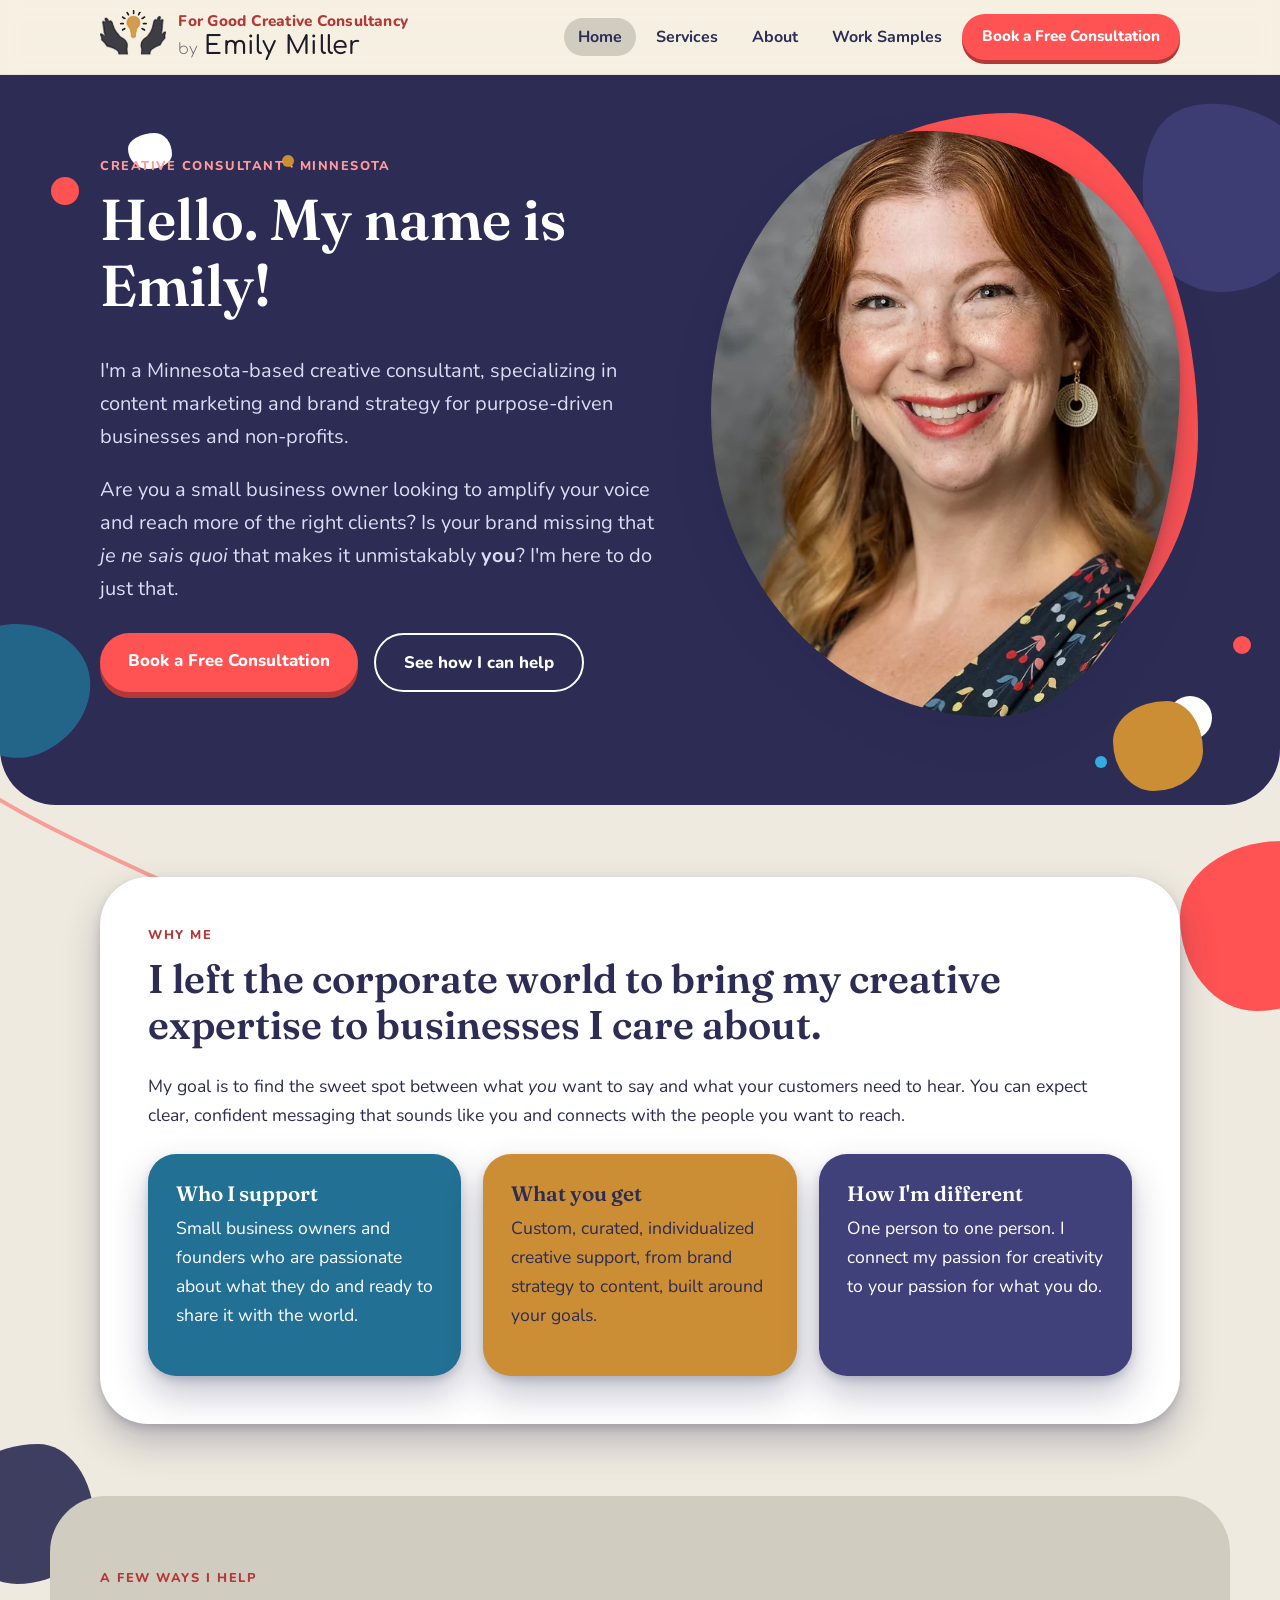
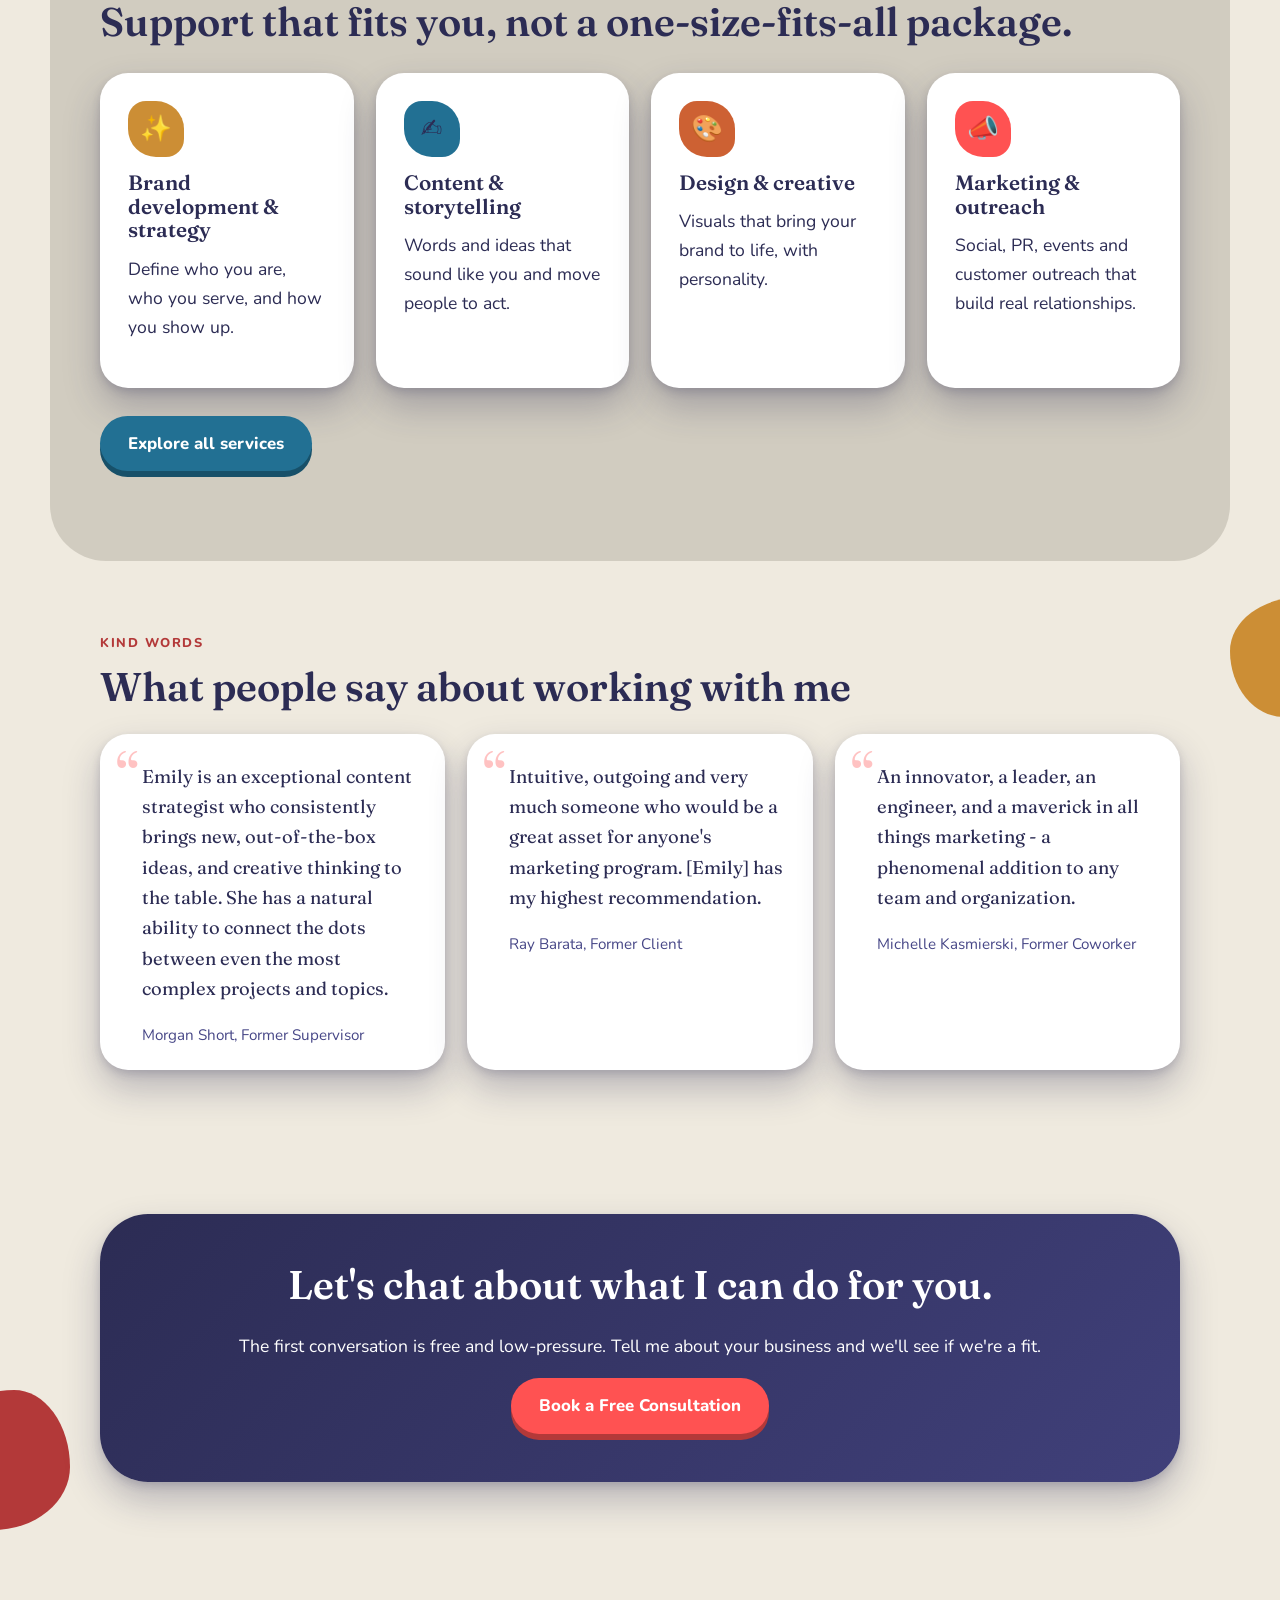
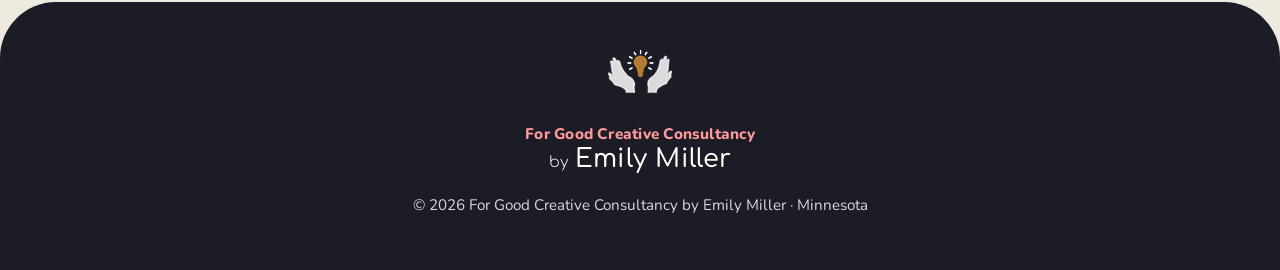
<file: index.html>
<!doctype html>
<html lang="en">
<head>
<meta charset="utf-8">
<meta name="viewport" content="width=device-width, initial-scale=1">
<title>For Good Creative Consultancy | Minnesota Creative Consultant</title>
<meta name="description" content="Minnesota-based creative consultant Emily Miller helps small businesses amplify their voice with brand strategy and content marketing. Book a free consultation.">
<link rel="canonical" href="https://emilyforgood.com/">
<meta name="robots" content="index, follow, max-image-preview:large">
<meta name="theme-color" content="#2c2c54">
<meta property="og:type" content="website">
<meta property="og:site_name" content="For Good Creative Consultancy">
<meta property="og:title" content="For Good Creative Consultancy | Minnesota Creative Consultant">
<meta property="og:description" content="Minnesota-based creative consultant Emily Miller helps small businesses amplify their voice with brand strategy and content marketing. Book a free consultation.">
<meta property="og:url" content="https://emilyforgood.com/">
<meta property="og:image" content="https://emilyforgood.com/images/og-image.png">
<meta property="og:image:width" content="1200">
<meta property="og:image:height" content="630">
<meta property="og:image:alt" content="For Good Creative Consultancy by Emily Miller, creative consultant for small businesses">
<meta name="twitter:card" content="summary_large_image">
<meta name="twitter:title" content="For Good Creative Consultancy | Minnesota Creative Consultant">
<meta name="twitter:description" content="Minnesota-based creative consultant Emily Miller helps small businesses amplify their voice with brand strategy and content marketing. Book a free consultation.">
<meta name="twitter:image" content="https://emilyforgood.com/images/og-image.png">
<link rel="icon" href="favicon.ico" sizes="32x32">
<link rel="icon" type="image/png" href="favicon.png" sizes="48x48">
<link rel="apple-touch-icon" href="apple-touch-icon.png">
<link rel="preconnect" href="https://fonts.googleapis.com">
<link rel="preconnect" href="https://fonts.gstatic.com" crossorigin>
<link href="https://fonts.googleapis.com/css2?family=Fraunces:wght@500;600;700&family=Nunito:wght@300;400;700;800&family=Comfortaa:wght@300;500;600&display=swap" rel="stylesheet">
<link rel="stylesheet" href="css/style.css">
<script type="application/ld+json">
{
  "@context": "https://schema.org",
  "@graph": [
    {
      "@type": "WebSite",
      "@id": "https://emilyforgood.com/#website",
      "url": "https://emilyforgood.com/",
      "name": "For Good Creative Consultancy",
      "inLanguage": "en-US"
    },
    {
      "@type": "ProfessionalService",
      "@id": "https://emilyforgood.com/#business",
      "name": "For Good Creative Consultancy",
      "url": "https://emilyforgood.com/",
      "logo": "https://emilyforgood.com/apple-touch-icon.png",
      "image": "https://emilyforgood.com/images/og-image.png",
      "description": "Creative consultancy helping small businesses with brand strategy, content marketing, design, social media, PR, SEO, paid media and advertising.",
      "founder": { "@type": "Person", "name": "Emily Miller" },
      "areaServed": { "@type": "State", "name": "Minnesota" },
      "knowsAbout": ["Brand strategy", "Content marketing", "Content strategy", "Storytelling", "Social media", "Public relations", "Website development", "SEO", "Paid media", "Advertising"]
    }
  ]
}
</script>
</head>
<body class="page-home">
<svg class="scroll-line" viewBox="0 0 100 1000" preserveAspectRatio="none" aria-hidden="true"><path vector-effect="non-scaling-stroke" d="M8 0 C 30 120, -10 220, 14 330 S 40 520, 10 640 S -6 860, 16 1000"/></svg>

<header class="site-header">
  <div class="wrap nav">
    <a class="brand" href="index.html" aria-label="For Good Creative Consultancy by Emily Miller, home"><img class="logo-icon" src="images/logo-icon-color-allblack.png" alt=""><span class="logo-text"><span class="tag">For Good Creative Consultancy</span><span class="nm"><span class="by">by</span>Emily Miller</span></span></a>
    <button class="nav-toggle" aria-expanded="false" aria-label="Menu">Menu</button>
    <ul>
      <li><a class="link" href="index.html" aria-current="page">Home</a></li>
      <li><a class="link" href="services.html">Services</a></li>
      <li><a class="link" href="about.html">About</a></li>
      <li><a class="link" href="content-samples.html">Work Samples</a></li>
      <li><a class="btn" href="contact.html">Book a Free Consultation</a></li>
    </ul>
  </div>
</header>

<main>
  <section class="hero">
    <svg class="shape s1 float" viewBox="0 0 200 200" aria-hidden="true"><path fill="#40407a" d="M44 20c30-24 90-10 118 22s20 86-14 116-86 28-110-6S14 44 44 20z"/></svg>
    <span class="dot d1"></span><span class="dot d2"></span><span class="dot d3"></span><span class="dot d4"></span><span class="dot d5"></span><span class="dot d6"></span>
    <svg class="shape s2 float slow" viewBox="0 0 200 200" aria-hidden="true"><path fill="#227093" d="M60 14c40-10 98 8 112 52s-18 92-62 108-92-12-98-58S28 24 60 14z"/></svg>
    <div class="wrap hero-grid">
      <div>
        <p class="eyebrow">Creative consultant · Minnesota</p>
        <h1>Hello. My name is Emily!</h1>
        <p class="lead">I'm a Minnesota-based creative consultant, specializing in content marketing and brand strategy for purpose-driven businesses and non-profits.</p>
        <p class="lead">Are you a small business owner looking to amplify your voice and reach more of the right clients? Is your brand missing that <em>je ne sais quoi</em> that makes it unmistakably <strong>you</strong>? I'm here to do just that.</p>
        <div class="actions">
          <a class="btn" href="contact.html">Book a Free Consultation</a>
          <a class="btn ghost" href="services.html">See how I can help</a>
        </div>
      </div>
      <div class="portrait reveal">
        <img src="images/headshot.webp" alt="Emily Miller, Minnesota creative consultant, smiling">
      </div>
    </div>
  </section>

  <section>
    <div class="wrap">
      <div class="band reveal">
        <p class="eyebrow">Why me</p>
        <h2>I left the corporate world to bring my creative expertise to businesses I care about.</h2>
        <p>My goal is to find the sweet spot between what <em>you</em> want to say and what your customers need to hear. You can expect clear, confident messaging that sounds like you and connects with the people you want to reach.</p>
        <div class="trio">
          <div class="who"><h3>Who I support</h3><p>Small business owners and founders who are passionate about what they do and ready to share it with the world.</p></div>
          <div class="what"><h3>What you get</h3><p>Custom, curated, individualized creative support, from brand strategy to content, built around your goals.</p></div>
          <div class="how"><h3>How I'm different</h3><p>One person to one person. I connect my passion for creativity to your passion for what you do.</p></div>
        </div>
      </div>
    </div>
  </section>

  <section class="alt">
    <div class="wrap">
      <p class="eyebrow">A few ways I help</p>
      <h2>Support that fits you, not a one-size-fits-all package.</h2>
      <div class="cards">
        <div class="card c1 reveal"><div class="icon">✨</div><h3>Brand development &amp; strategy</h3><p>Define who you are, who you serve, and how you show up.</p></div>
        <div class="card c2 reveal"><div class="icon">✍️</div><h3>Content &amp; storytelling</h3><p>Words and ideas that sound like you and move people to act.</p></div>
        <div class="card c3 reveal"><div class="icon">🎨</div><h3>Design &amp; creative</h3><p>Visuals that bring your brand to life, with personality.</p></div>
        <div class="card c4 reveal"><div class="icon">📣</div><h3>Marketing &amp; outreach</h3><p>Social, PR, events and customer outreach that build real relationships.</p></div>
      </div>
      <p style="margin-top:28px"><a class="btn ocean" href="services.html">Explore all services</a></p>
    </div>
  </section>

  <section>
    <div class="wrap">
      <p class="eyebrow">Kind words</p>
      <h2>What people say about working with me</h2>
      <div class="quotes">
        <blockquote class="reveal"><p>Emily is an exceptional content strategist who consistently brings new, out-of-the-box ideas, and creative thinking to the table. She has a natural ability to connect the dots between even the most complex projects and topics.</p><footer>Morgan Short, Former Supervisor</footer></blockquote>
        <blockquote class="reveal"><p>Intuitive, outgoing and very much someone who would be a great asset for anyone's marketing program. [Emily] has my highest recommendation.</p><footer>Ray Barata, Former Client</footer></blockquote>
        <blockquote class="reveal"><p>An innovator, a leader, an engineer, and a maverick in all things marketing - a phenomenal addition to any team and organization.</p><footer>Michelle Kasmierski, Former Coworker</footer></blockquote>
      </div>
    </div>
  </section>

  <section class="cta-band">
    <div class="wrap">
      <div class="band reveal">
        <h2>Let's chat about what I can do for you.</h2>
        <p>The first conversation is free and low-pressure. Tell me about your business and we'll see if we're a fit.</p>
        <a class="btn" href="contact.html">Book a Free Consultation</a>
      </div>
    </div>
  </section>
</main>

<footer class="site-footer">
  <div class="wrap">
    <span class="brand-lockup light" aria-hidden="true"><img class="logo-icon" src="images/logo-icon-color-white.png" alt=""><span class="logo-text"><span class="tag">For Good Creative Consultancy</span><span class="nm"><span class="by">by</span>Emily Miller</span></span></span>
    <p>© <span id="y"></span> For Good Creative Consultancy by Emily Miller · Minnesota</p>
  </div>
</footer>
<script>document.getElementById('y').textContent = new Date().getFullYear();</script>
<script src="js/main.js"></script>
</body>
</html>
</file>
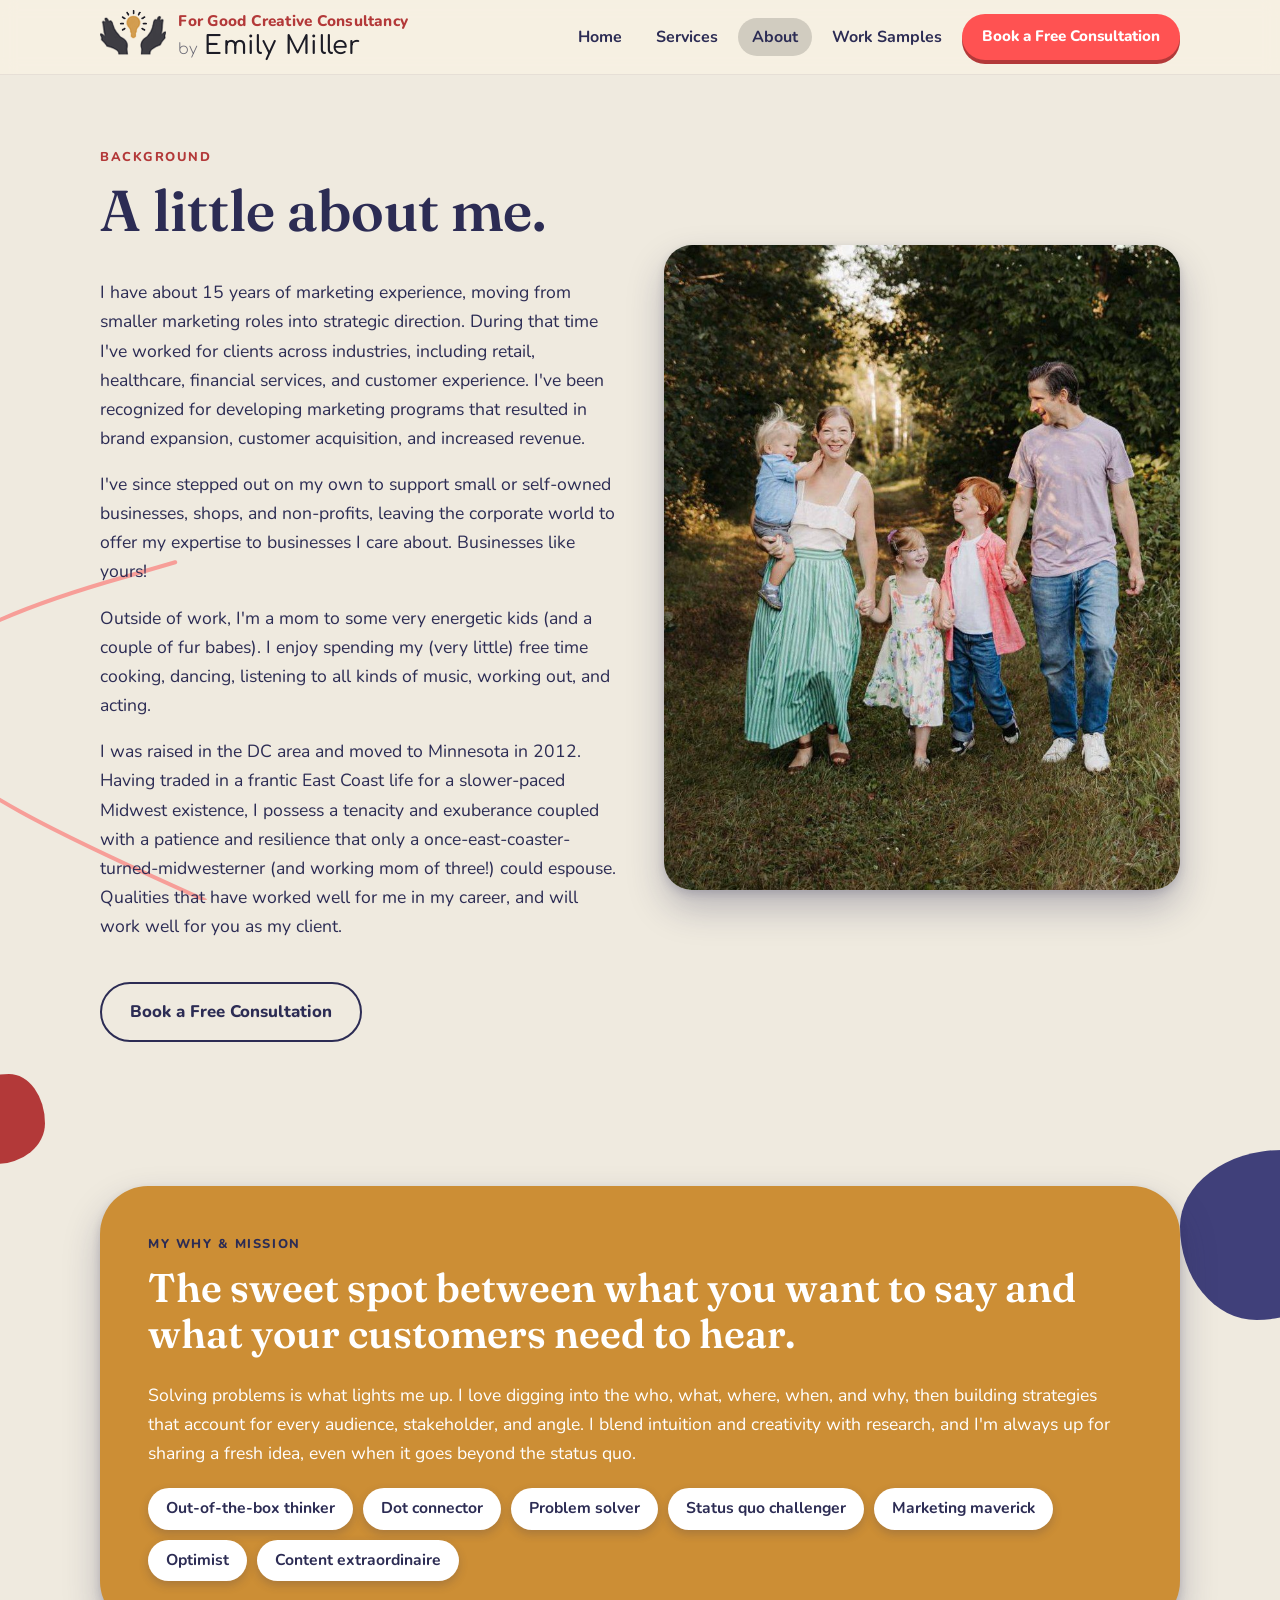
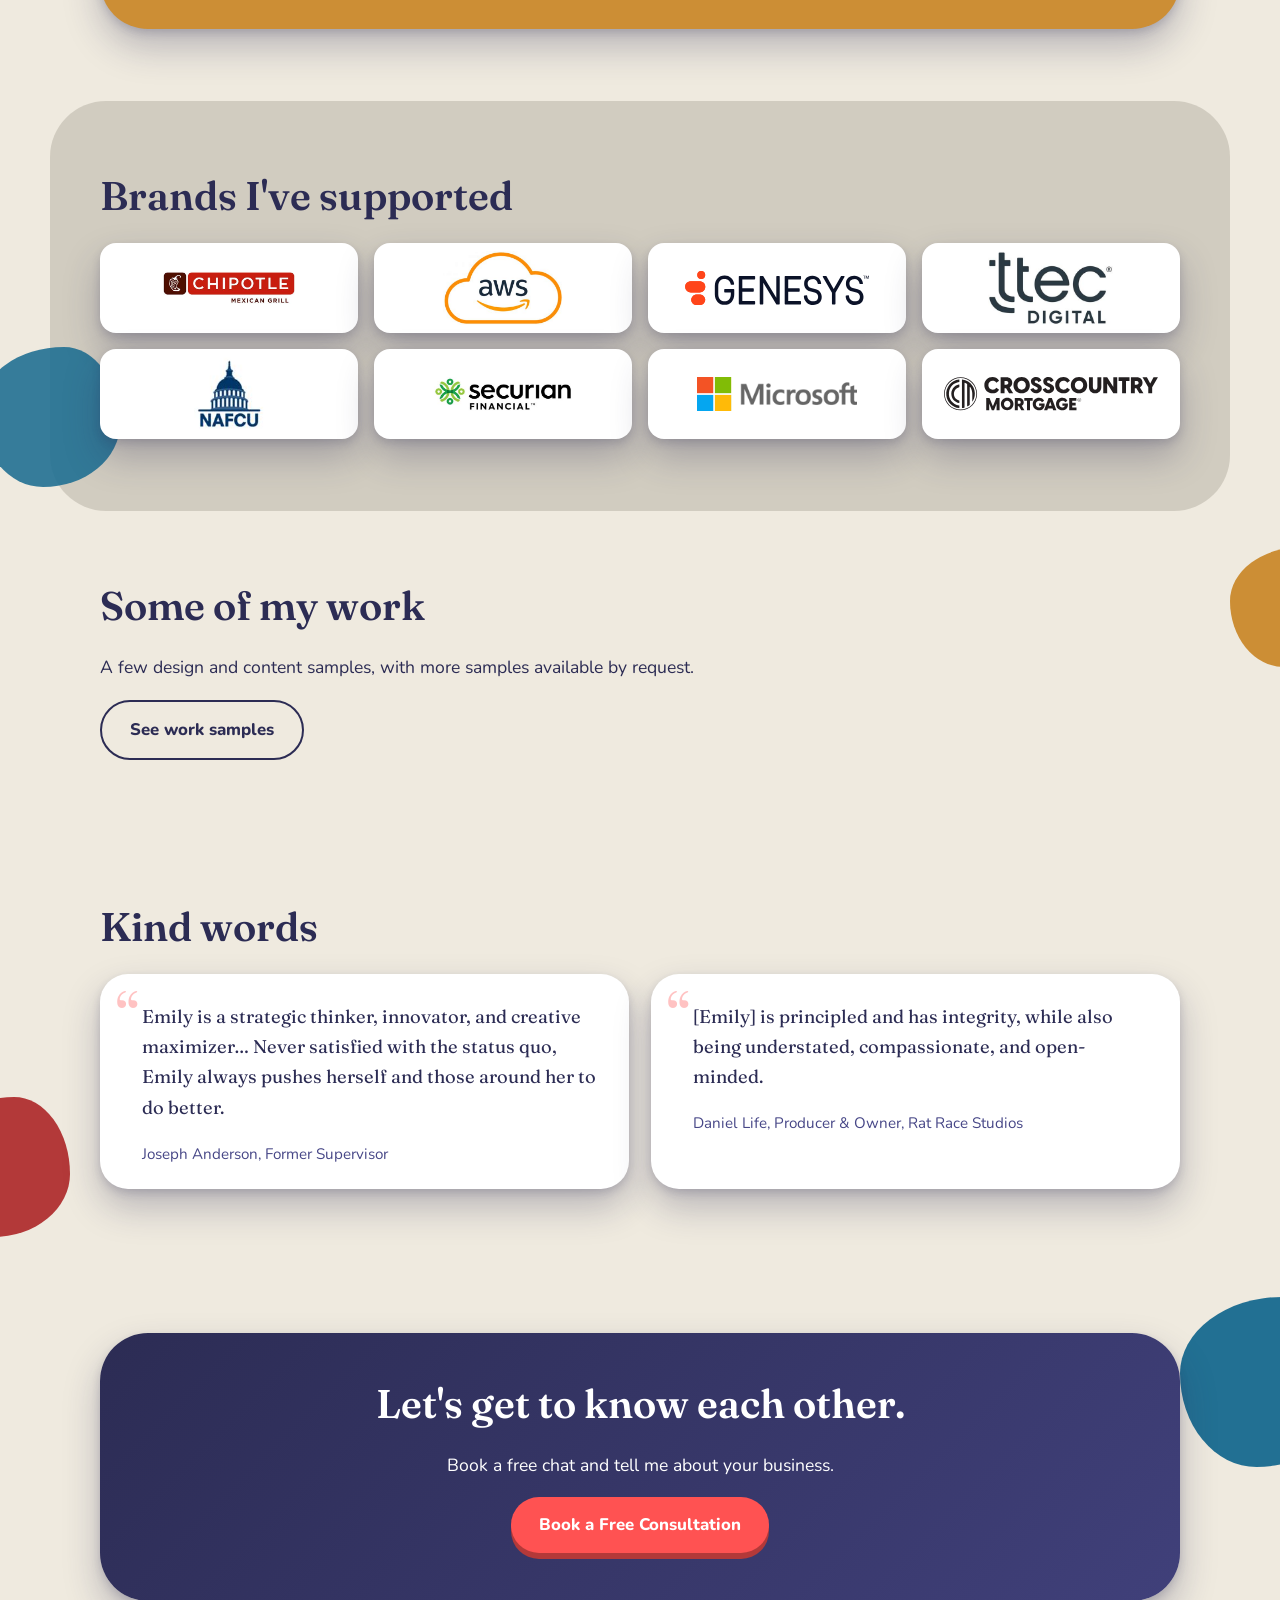
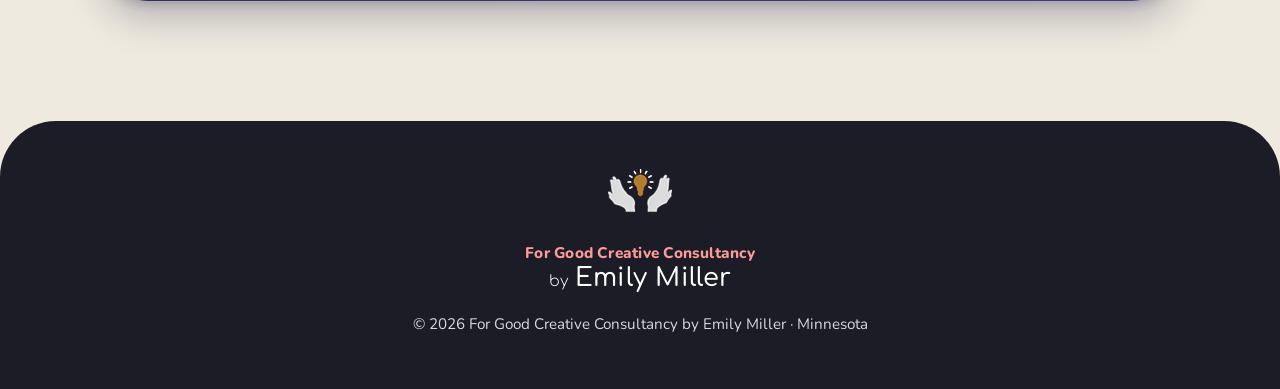
<file: about.html>
<!doctype html>
<html lang="en">
<head>
<meta charset="utf-8">
<meta name="viewport" content="width=device-width, initial-scale=1">
<title>About Emily Miller | For Good Creative Consultancy</title>
<meta name="description" content="Emily Miller left the corporate world after about 15 years in marketing to bring strategic creative expertise to the small, local businesses she cares about.">
<link rel="canonical" href="https://emilyforgood.com/about.html">
<meta name="robots" content="index, follow, max-image-preview:large">
<meta name="theme-color" content="#2c2c54">
<meta property="og:type" content="website">
<meta property="og:site_name" content="For Good Creative Consultancy">
<meta property="og:title" content="About Emily Miller | For Good Creative Consultancy">
<meta property="og:description" content="Emily Miller left the corporate world after about 15 years in marketing to bring strategic creative expertise to the small, local businesses she cares about.">
<meta property="og:url" content="https://emilyforgood.com/about.html">
<meta property="og:image" content="https://emilyforgood.com/images/og-image.png">
<meta property="og:image:width" content="1200">
<meta property="og:image:height" content="630">
<meta property="og:image:alt" content="For Good Creative Consultancy by Emily Miller, creative consultant for small businesses">
<meta name="twitter:card" content="summary_large_image">
<meta name="twitter:title" content="About Emily Miller | For Good Creative Consultancy">
<meta name="twitter:description" content="Emily Miller left the corporate world after about 15 years in marketing to bring strategic creative expertise to the small, local businesses she cares about.">
<meta name="twitter:image" content="https://emilyforgood.com/images/og-image.png">
<link rel="icon" href="favicon.ico" sizes="32x32">
<link rel="icon" type="image/png" href="favicon.png" sizes="48x48">
<link rel="apple-touch-icon" href="apple-touch-icon.png">
<link rel="preconnect" href="https://fonts.googleapis.com">
<link rel="preconnect" href="https://fonts.gstatic.com" crossorigin>
<link href="https://fonts.googleapis.com/css2?family=Fraunces:wght@500;600;700&family=Nunito:wght@300;400;700;800&family=Comfortaa:wght@300;500;600&display=swap" rel="stylesheet">
<link rel="stylesheet" href="css/style.css">
</head>
<body class="page-about">
<svg class="scroll-line" viewBox="0 0 100 1000" preserveAspectRatio="none" aria-hidden="true"><path vector-effect="non-scaling-stroke" d="M8 0 C 30 120, -10 220, 14 330 S 40 520, 10 640 S -6 860, 16 1000"/></svg>

<header class="site-header">
  <div class="wrap nav">
    <a class="brand" href="index.html" aria-label="For Good Creative Consultancy by Emily Miller, home"><img class="logo-icon" src="images/logo-icon-color-allblack.png" alt=""><span class="logo-text"><span class="tag">For Good Creative Consultancy</span><span class="nm"><span class="by">by</span>Emily Miller</span></span></a>
    <button class="nav-toggle" aria-expanded="false" aria-label="Menu">Menu</button>
    <ul>
      <li><a class="link" href="index.html">Home</a></li>
      <li><a class="link" href="services.html">Services</a></li>
      <li><a class="link" href="about.html" aria-current="page">About</a></li>
      <li><a class="link" href="content-samples.html">Work Samples</a></li>
      <li><a class="btn" href="contact.html">Book a Free Consultation</a></li>
    </ul>
  </div>
</header>

<main>
  <section>
    <div class="wrap split about-hero">
      <div>
        <p class="eyebrow">Background</p>
        <h1>A little about me.</h1>
        <p>I have about 15 years of marketing experience, moving from smaller marketing roles into strategic direction. During that time I've worked for clients across industries, including retail, healthcare, financial services, and customer experience. I've been recognized for developing marketing programs that resulted in brand expansion, customer acquisition, and increased revenue.</p>
        <p>I've since stepped out on my own to support small or self-owned businesses, shops, and non-profits, leaving the corporate world to offer my expertise to businesses I care about. Businesses like yours!</p>
        <p>Outside of work, I'm a mom to some very energetic kids (and a couple of fur babes). I enjoy spending my (very little) free time cooking, dancing, listening to all kinds of music, working out, and acting.</p>
        <p>I was raised in the DC area and moved to Minnesota in 2012. Having traded in a frantic East Coast life for a slower-paced Midwest existence, I possess a tenacity and exuberance coupled with a patience and resilience that only a once-east-coaster-turned-midwesterner (and working mom of three!) could espouse. Qualities that have worked well for me in my career, and will work well for you as my client.</p>
        <p style="margin-top:24px"><a class="btn ghost" href="contact.html">Book a Free Consultation</a></p>
      </div>
      <div class="photo reveal"><img src="images/family-walking.jpg" alt="Emily walking hand in hand with her family along a tree-lined path"></div>
    </div>
  </section>

  <section>
    <div class="wrap">
      <div class="band warm reveal">
        <p class="eyebrow">My why &amp; mission</p>
        <h2>The sweet spot between what you want to say and what your customers need to hear.</h2>
        <p>Solving problems is what lights me up. I love digging into the who, what, where, when, and why, then building strategies that account for every audience, stakeholder, and angle. I blend intuition and creativity with research, and I'm always up for sharing a fresh idea, even when it goes beyond the status quo.</p>
        <ul class="chips soft">
          <li>Out-of-the-box thinker</li><li>Dot connector</li><li>Problem solver</li><li>Status quo challenger</li><li>Marketing maverick</li><li>Optimist</li><li>Content extraordinaire</li>
        </ul>
      </div>
    </div>
  </section>

  <section class="alt">
    <div class="wrap">
      <h2>Brands I've supported</h2>
      <div class="logos">
        <div class="has-logo"><img src="images/brands/chipotle.png" alt="Chipotle Mexican Grill"></div><div class="has-logo tall"><img src="images/brands/aws.png" alt="AWS"></div><div class="has-logo"><img src="images/brands/genesys.svg" alt="Genesys"></div><div class="has-logo tall"><img src="images/brands/ttec-digital.png" alt="TTEC Digital"></div>
        <div class="has-logo tall"><img src="images/brands/nafcu.png" alt="NAFCU"></div><div class="has-logo"><img src="images/brands/securian-financial.png" alt="Securian Financial"></div><div class="has-logo"><img src="images/brands/microsoft.png" alt="Microsoft"></div><div class="has-logo"><img src="images/brands/crosscountry-mortgage.svg" alt="CrossCountry Mortgage"></div>
      </div>
    </div>
  </section>

  <section>
    <div class="wrap">
      <h2>Some of my work</h2>
      <p>A few design and content samples, with more samples available by request.</p>
      <a class="btn ghost" href="content-samples.html">See work samples</a>
    </div>
  </section>

  <section>
    <div class="wrap">
      <h2>Kind words</h2>
      <div class="quotes">
        <blockquote class="reveal"><p>Emily is a strategic thinker, innovator, and creative maximizer&hellip; Never satisfied with the status quo, Emily always pushes herself and those around her to do better.</p><footer>Joseph Anderson, Former Supervisor</footer></blockquote>
        <blockquote class="reveal"><p>[Emily] is principled and has integrity, while also being understated, compassionate, and open-minded.</p><footer>Daniel Life, Producer &amp; Owner, Rat Race Studios</footer></blockquote>
      </div>
    </div>
  </section>

  <section class="cta-band">
    <div class="wrap">
      <div class="band reveal">
        <h2>Let's get to know each other.</h2>
        <p>Book a free chat and tell me about your business.</p>
        <a class="btn" href="contact.html">Book a Free Consultation</a>
      </div>
    </div>
  </section>
</main>

<footer class="site-footer">
  <div class="wrap">
    <span class="brand-lockup light" aria-hidden="true"><img class="logo-icon" src="images/logo-icon-color-white.png" alt=""><span class="logo-text"><span class="tag">For Good Creative Consultancy</span><span class="nm"><span class="by">by</span>Emily Miller</span></span></span>
    <p>© <span id="y"></span> For Good Creative Consultancy by Emily Miller · Minnesota</p>
  </div>
</footer>
<script>document.getElementById('y').textContent = new Date().getFullYear();</script>
<script src="js/main.js"></script>
</body>
</html>
</file>
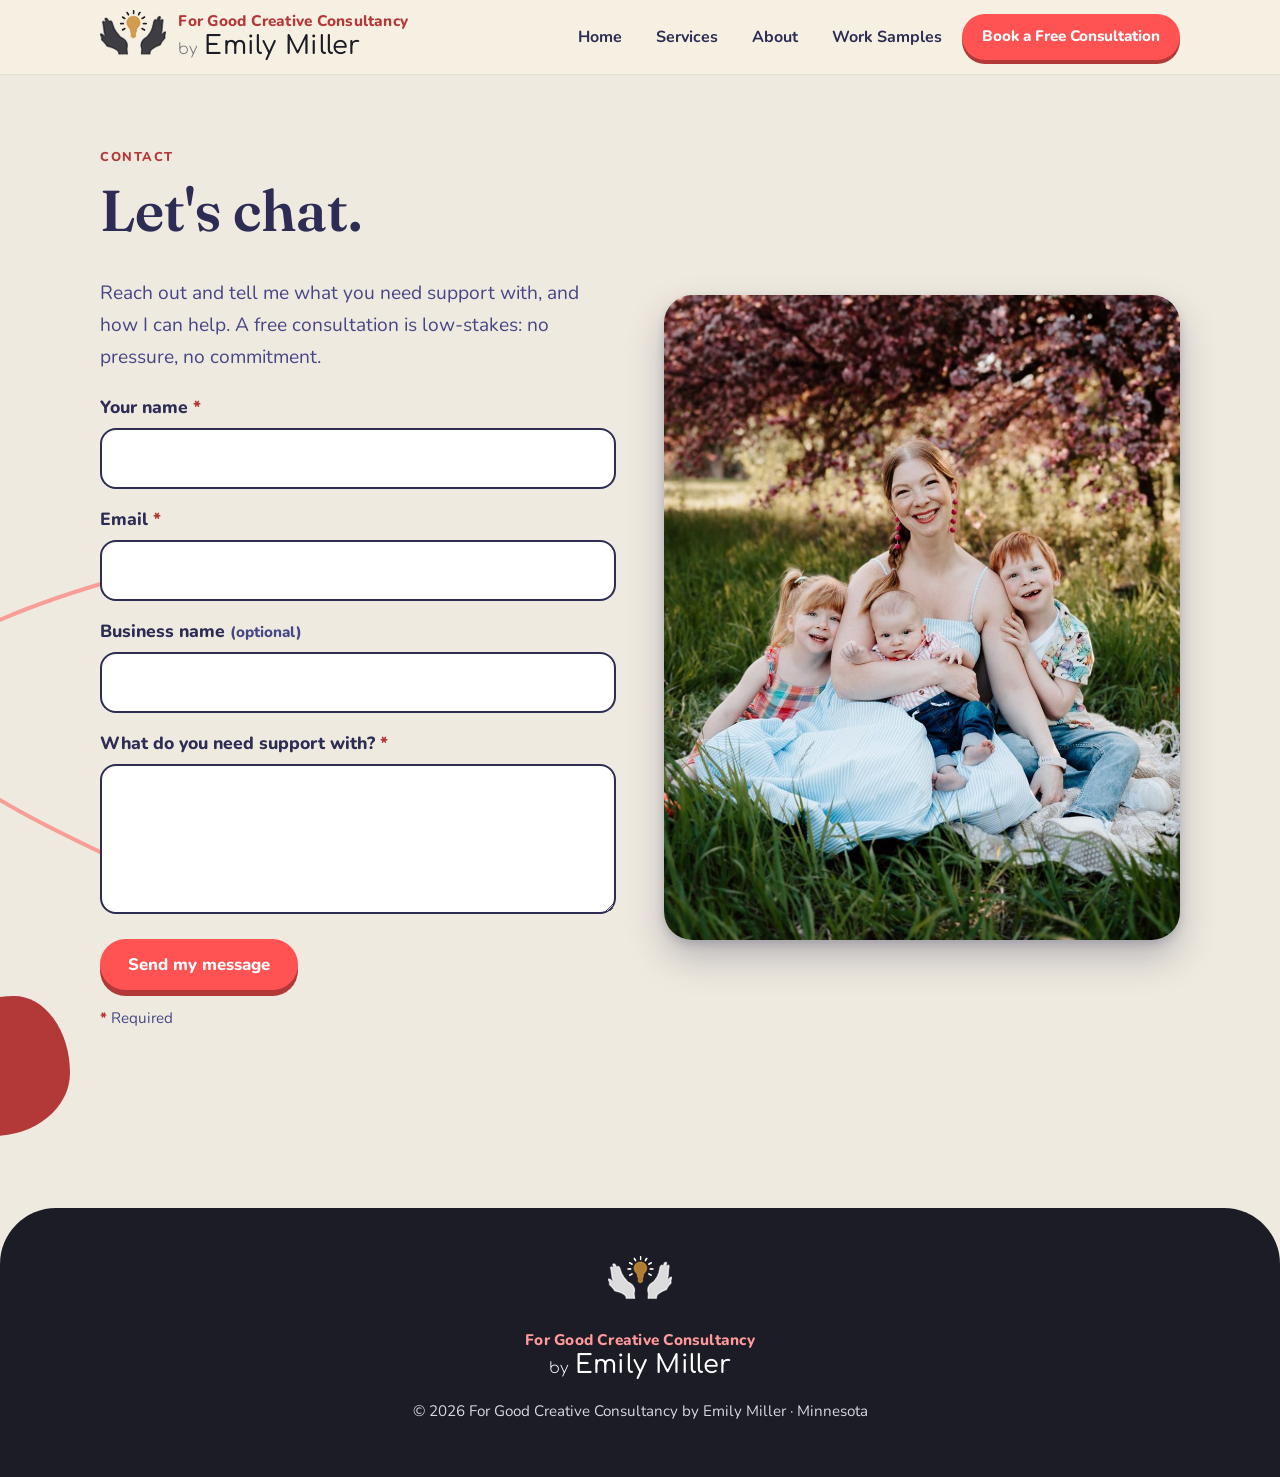
<file: contact.html>
<!doctype html>
<html lang="en">
<head>
<meta charset="utf-8">
<meta name="viewport" content="width=device-width, initial-scale=1">
<title>Book a Free Consultation | For Good Creative Consultancy</title>
<meta name="description" content="Book a free, no-pressure consultation with Emily Miller and tell her what your small business needs support with.">
<link rel="canonical" href="https://emilyforgood.com/contact.html">
<meta name="robots" content="index, follow, max-image-preview:large">
<meta name="theme-color" content="#2c2c54">
<meta property="og:type" content="website">
<meta property="og:site_name" content="For Good Creative Consultancy">
<meta property="og:title" content="Book a Free Consultation | For Good Creative Consultancy">
<meta property="og:description" content="Book a free, no-pressure consultation with Emily Miller and tell her what your small business needs support with.">
<meta property="og:url" content="https://emilyforgood.com/contact.html">
<meta property="og:image" content="https://emilyforgood.com/images/og-image.png">
<meta property="og:image:width" content="1200">
<meta property="og:image:height" content="630">
<meta property="og:image:alt" content="For Good Creative Consultancy by Emily Miller, creative consultant for small businesses">
<meta name="twitter:card" content="summary_large_image">
<meta name="twitter:title" content="Book a Free Consultation | For Good Creative Consultancy">
<meta name="twitter:description" content="Book a free, no-pressure consultation with Emily Miller and tell her what your small business needs support with.">
<meta name="twitter:image" content="https://emilyforgood.com/images/og-image.png">
<link rel="icon" href="favicon.ico" sizes="32x32">
<link rel="icon" type="image/png" href="favicon.png" sizes="48x48">
<link rel="apple-touch-icon" href="apple-touch-icon.png">
<link rel="preconnect" href="https://fonts.googleapis.com">
<link rel="preconnect" href="https://fonts.gstatic.com" crossorigin>
<link href="https://fonts.googleapis.com/css2?family=Fraunces:wght@500;600;700&family=Nunito:wght@300;400;700;800&family=Comfortaa:wght@300;500;600&display=swap" rel="stylesheet">
<link rel="stylesheet" href="css/style.css">
</head>
<body>
<svg class="scroll-line" viewBox="0 0 100 1000" preserveAspectRatio="none" aria-hidden="true"><path vector-effect="non-scaling-stroke" d="M8 0 C 30 120, -10 220, 14 330 S 40 520, 10 640 S -6 860, 16 1000"/></svg>

<header class="site-header">
  <div class="wrap nav">
    <a class="brand" href="index.html" aria-label="For Good Creative Consultancy by Emily Miller, home"><img class="logo-icon" src="images/logo-icon-color-allblack.png" alt=""><span class="logo-text"><span class="tag">For Good Creative Consultancy</span><span class="nm"><span class="by">by</span>Emily Miller</span></span></a>
    <button class="nav-toggle" aria-expanded="false" aria-label="Menu">Menu</button>
    <ul>
      <li><a class="link" href="index.html">Home</a></li>
      <li><a class="link" href="services.html">Services</a></li>
      <li><a class="link" href="about.html">About</a></li>
      <li><a class="link" href="content-samples.html">Work Samples</a></li>
      <li><a class="btn" href="contact.html" aria-current="page">Book a Free Consultation</a></li>
    </ul>
  </div>
</header>

<main>
  <section>
    <div class="wrap split">
      <div>
        <p class="eyebrow">Contact</p>
        <h1>Let's chat.</h1>
        <p style="font-size:1.2rem;color:var(--ink-soft)">Reach out and tell me what you need support with, and how I can help. A free consultation is low-stakes: no pressure, no commitment.</p>
        <form class="contact" id="contact-form" action="https://formspree.io/f/xyewdkrz" method="POST">
          <input type="hidden" name="_subject" value="New consultation request from the website">
          <div><label for="name">Your name <span class="req" aria-hidden="true">*</span></label><input id="name" name="name" required autocomplete="name"></div>
          <div><label for="email">Email <span class="req" aria-hidden="true">*</span></label><input id="email" name="email" type="email" required autocomplete="email"></div>
          <div><label for="business">Business name <span class="note">(optional)</span></label><input id="business" name="business" autocomplete="organization"></div>
          <div><label for="message">What do you need support with? <span class="req" aria-hidden="true">*</span></label><textarea id="message" name="message" required></textarea></div>
          <input class="hp" type="text" name="_gotcha" tabindex="-1" autocomplete="off" aria-hidden="true">
          <div><button class="btn" type="submit">Send my message</button></div>
          <p class="note"><span class="req" aria-hidden="true">*</span> Required</p>
          <p class="form-status" id="form-status" role="status" aria-live="polite"></p>
        </form>
      </div>
      <div class="photo reveal"><img src="images/family-blossoms.jpg" alt="Emily with her three children under a blossoming tree" style="aspect-ratio:4/5;object-fit:cover;object-position:50% 72%"></div>
    </div>
  </section>
</main>

<footer class="site-footer">
  <div class="wrap">
    <span class="brand-lockup light" aria-hidden="true"><img class="logo-icon" src="images/logo-icon-color-white.png" alt=""><span class="logo-text"><span class="tag">For Good Creative Consultancy</span><span class="nm"><span class="by">by</span>Emily Miller</span></span></span>
    <p>© <span id="y"></span> For Good Creative Consultancy by Emily Miller · Minnesota</p>
  </div>
</footer>
<script>document.getElementById('y').textContent = new Date().getFullYear();</script>
<script src="js/main.js"></script>
<script src="js/contact.js"></script>
</body>
</html>
</file>
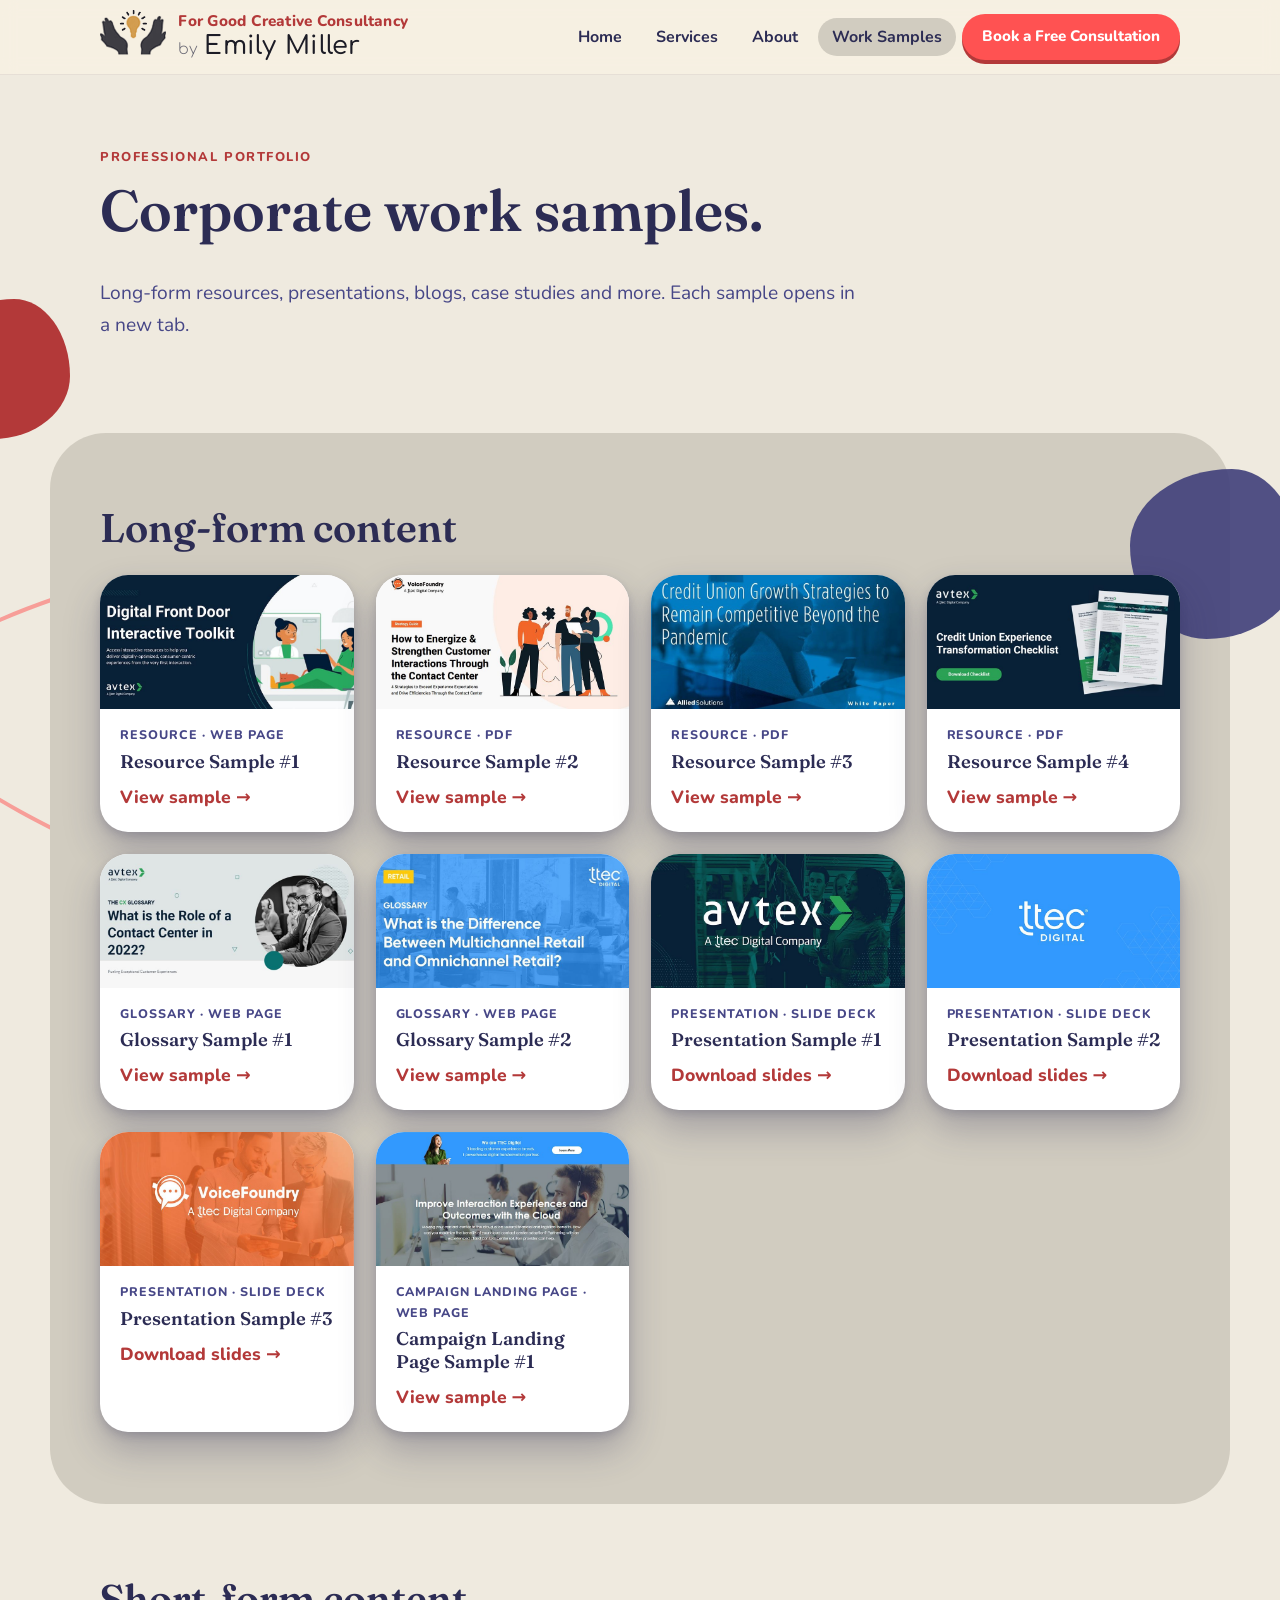
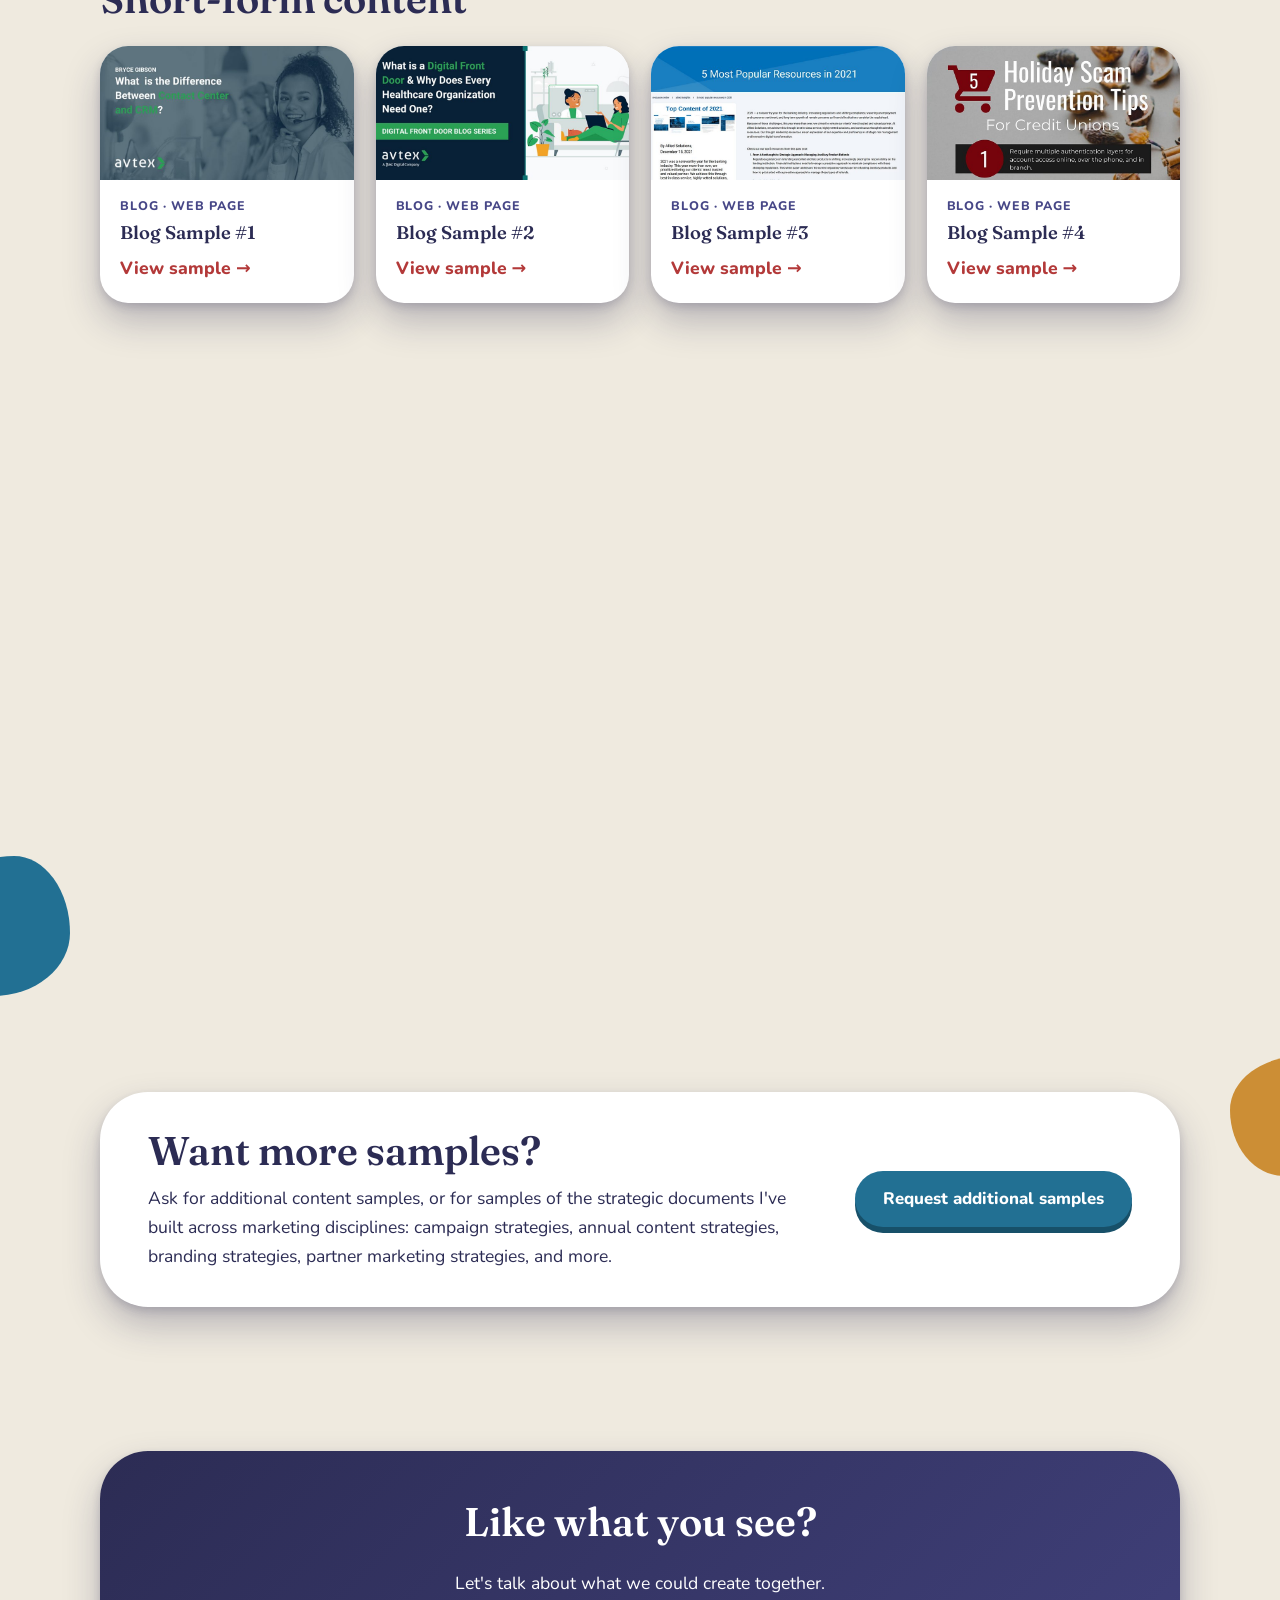
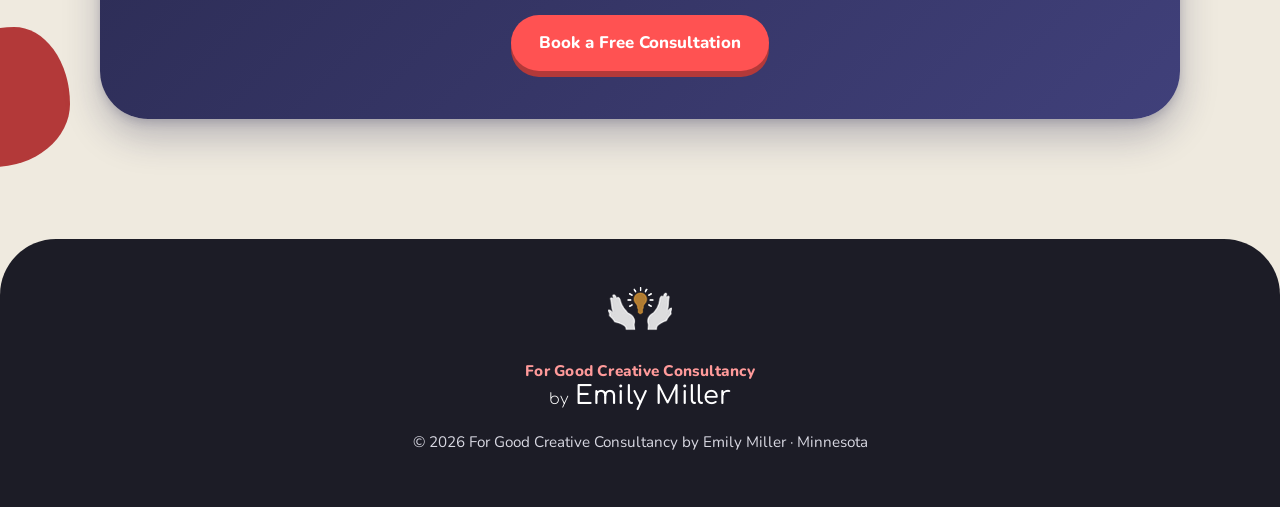
<file: content-samples.html>
<!doctype html>
<html lang="en">
<head>
<meta charset="utf-8">
<meta name="viewport" content="width=device-width, initial-scale=1">
<title>Marketing Content Samples & Portfolio | For Good Creative Consultancy</title>
<meta name="description" content="Corporate work samples by Emily Miller: long-form resources, presentations, blogs, case studies, video and more.">
<link rel="canonical" href="https://emilyforgood.com/content-samples.html">
<meta name="robots" content="index, follow, max-image-preview:large">
<meta name="theme-color" content="#2c2c54">
<meta property="og:type" content="website">
<meta property="og:site_name" content="For Good Creative Consultancy">
<meta property="og:title" content="Marketing Content Samples & Portfolio | For Good Creative Consultancy">
<meta property="og:description" content="Corporate work samples by Emily Miller: long-form resources, presentations, blogs, case studies, video and more.">
<meta property="og:url" content="https://emilyforgood.com/content-samples.html">
<meta property="og:image" content="https://emilyforgood.com/images/og-image.png">
<meta property="og:image:width" content="1200">
<meta property="og:image:height" content="630">
<meta property="og:image:alt" content="For Good Creative Consultancy by Emily Miller, creative consultant for small businesses">
<meta name="twitter:card" content="summary_large_image">
<meta name="twitter:title" content="Marketing Content Samples & Portfolio | For Good Creative Consultancy">
<meta name="twitter:description" content="Corporate work samples by Emily Miller: long-form resources, presentations, blogs, case studies, video and more.">
<meta name="twitter:image" content="https://emilyforgood.com/images/og-image.png">
<link rel="icon" href="favicon.ico" sizes="32x32">
<link rel="icon" type="image/png" href="favicon.png" sizes="48x48">
<link rel="apple-touch-icon" href="apple-touch-icon.png">
<link rel="preconnect" href="https://fonts.googleapis.com">
<link rel="preconnect" href="https://fonts.gstatic.com" crossorigin>
<link href="https://fonts.googleapis.com/css2?family=Fraunces:wght@500;600;700&family=Nunito:wght@300;400;700;800&family=Comfortaa:wght@300;500;600&display=swap" rel="stylesheet">
<link rel="stylesheet" href="css/style.css">
</head>
<body class="page-work">
<svg class="scroll-line" viewBox="0 0 100 1000" preserveAspectRatio="none" aria-hidden="true"><path vector-effect="non-scaling-stroke" d="M8 0 C 30 120, -10 220, 14 330 S 40 520, 10 640 S -6 860, 16 1000"/></svg>

<header class="site-header">
  <div class="wrap nav">
    <a class="brand" href="index.html" aria-label="For Good Creative Consultancy by Emily Miller, home"><img class="logo-icon" src="images/logo-icon-color-allblack.png" alt=""><span class="logo-text"><span class="tag">For Good Creative Consultancy</span><span class="nm"><span class="by">by</span>Emily Miller</span></span></a>
    <button class="nav-toggle" aria-expanded="false" aria-label="Menu">Menu</button>
    <ul>
      <li><a class="link" href="index.html">Home</a></li>
      <li><a class="link" href="services.html">Services</a></li>
      <li><a class="link" href="about.html">About</a></li>
      <li><a class="link" href="content-samples.html" aria-current="page">Work Samples</a></li>
      <li><a class="btn" href="contact.html">Book a Free Consultation</a></li>
    </ul>
  </div>
</header>

<main>
  <section>
    <div class="wrap">
      <p class="eyebrow">Professional portfolio</p>
      <h1>Corporate work samples.</h1>
      <p class="lede">Long-form resources, presentations, blogs, case studies and more. Each sample opens in a new tab.</p>
    </div>
  </section>

  <section class="alt">
    <div class="wrap">
      <h2>Long-form content</h2>
      <div class="samples-grid">
        <a class="sample reveal" href="https://www.ttecdigital.com/resources/digital-front-door-interactive-toolkit" target="_blank" rel="noopener"><img src="images/samples/resource-1.jpg" alt="" loading="lazy"><span class="sample-body"><span class="sample-type">Resource &middot; Web page</span><span class="sample-title">Resource Sample #1</span><span class="sample-go">View sample &rarr;</span></span></a>
        <a class="sample reveal" href="files/samples/resource-sample-2.pdf" target="_blank" rel="noopener"><img src="images/samples/resource-2.jpg" alt="" loading="lazy"><span class="sample-body"><span class="sample-type">Resource &middot; PDF</span><span class="sample-title">Resource Sample #2</span><span class="sample-go">View sample &rarr;</span></span></a>
        <a class="sample reveal" href="files/samples/resource-sample-3.pdf" target="_blank" rel="noopener"><img src="images/samples/resource-3.jpg" alt="" loading="lazy"><span class="sample-body"><span class="sample-type">Resource &middot; PDF</span><span class="sample-title">Resource Sample #3</span><span class="sample-go">View sample &rarr;</span></span></a>
        <a class="sample reveal" href="files/samples/resource-sample-4.pdf" target="_blank" rel="noopener"><img src="images/samples/resource-4.jpg" alt="" loading="lazy"><span class="sample-body"><span class="sample-type">Resource &middot; PDF</span><span class="sample-title">Resource Sample #4</span><span class="sample-go">View sample &rarr;</span></span></a>
        <a class="sample reveal" href="https://www.ttecdigital.com/articles/what-is-the-role-of-a-contact-center-glossary" target="_blank" rel="noopener"><img src="images/samples/glossary-1.jpg" alt="" loading="lazy"><span class="sample-body"><span class="sample-type">Glossary &middot; Web page</span><span class="sample-title">Glossary Sample #1</span><span class="sample-go">View sample &rarr;</span></span></a>
        <a class="sample reveal" href="https://ttecdigital.com/articles/what-is-the-difference-between-multichannel-retail-and-omnichannel-retail-glossary" target="_blank" rel="noopener"><img src="images/samples/glossary-2.jpg" alt="" loading="lazy"><span class="sample-body"><span class="sample-type">Glossary &middot; Web page</span><span class="sample-title">Glossary Sample #2</span><span class="sample-go">View sample &rarr;</span></span></a>
        <a class="sample reveal" href="files/samples/presentation-sample-1.pptx" download="Microsoft Capabilities Slide Deck_Animated.pptx" target="_blank" rel="noopener"><img src="images/samples/presentation-1.jpg" alt="" loading="lazy"><span class="sample-body"><span class="sample-type">Presentation &middot; Slide deck</span><span class="sample-title">Presentation Sample #1</span><span class="sample-go">Download slides &rarr;</span></span></a>
        <a class="sample reveal" href="files/samples/presentation-sample-2.pptx" download="TTEC Digital Retail Pitch Deck_5.5.22.pptx" target="_blank" rel="noopener"><img src="images/samples/presentation-2.jpg" alt="" loading="lazy"><span class="sample-body"><span class="sample-type">Presentation &middot; Slide deck</span><span class="sample-title">Presentation Sample #2</span><span class="sample-go">Download slides &rarr;</span></span></a>
        <a class="sample reveal" href="files/samples/presentation-sample-3.pptx" download="VoiceFoundry Pitch Deck.pptx" target="_blank" rel="noopener"><img src="images/samples/presentation-3.jpg" alt="" loading="lazy"><span class="sample-body"><span class="sample-type">Presentation &middot; Slide deck</span><span class="sample-title">Presentation Sample #3</span><span class="sample-go">Download slides &rarr;</span></span></a>
        <a class="sample reveal" href="https://cx.ttecdigital.com/TTEC-Digital-FinServ-Contact-Center-CX" target="_blank" rel="noopener"><img src="images/samples/landing-page-1.jpg" alt="" loading="lazy"><span class="sample-body"><span class="sample-type">Campaign landing page &middot; Web page</span><span class="sample-title">Campaign Landing Page Sample #1</span><span class="sample-go">View sample &rarr;</span></span></a>
      </div>
    </div>
  </section>

  <section>
    <div class="wrap">
      <h2>Short-form content</h2>
      <div class="samples-grid">
        <a class="sample reveal" href="https://avtex.com/articles/whats-the-difference-between-contact-center-and-crm-youre-asking-the-wrong-question" target="_blank" rel="noopener"><img src="images/samples/blog-1.jpg" alt="" loading="lazy"><span class="sample-body"><span class="sample-type">Blog &middot; Web page</span><span class="sample-title">Blog Sample #1</span><span class="sample-go">View sample &rarr;</span></span></a>
        <a class="sample reveal" href="https://www.ttecdigital.com/articles/what-is-a-digital-front-door-why-does-every-healthcare-organization-need-one" target="_blank" rel="noopener"><img src="images/samples/blog-2.jpg" alt="" loading="lazy"><span class="sample-body"><span class="sample-type">Blog &middot; Web page</span><span class="sample-title">Blog Sample #2</span><span class="sample-go">View sample &rarr;</span></span></a>
        <a class="sample reveal" href="https://www.alliedsolutions.net/resources/allied-insights/5-Most-Popular-Resources-in-2021/" target="_blank" rel="noopener"><img src="images/samples/blog-3.jpg" alt="" loading="lazy"><span class="sample-body"><span class="sample-type">Blog &middot; Web page</span><span class="sample-title">Blog Sample #3</span><span class="sample-go">View sample &rarr;</span></span></a>
        <a class="sample reveal" href="https://www.nafcu.org/nafcuservicesnafcu-services-blog/holiday-scam-prevention-tips" target="_blank" rel="noopener"><img src="images/samples/blog-4.jpg" alt="" loading="lazy"><span class="sample-body"><span class="sample-type">Blog &middot; Web page</span><span class="sample-title">Blog Sample #4</span><span class="sample-go">View sample &rarr;</span></span></a>
        <a class="sample reveal" href="https://modernmarketingtoday.com/emulating-amazing-secrets-for-success/" target="_blank" rel="noopener"><img src="images/samples/published-article.jpg" alt="" loading="lazy"><span class="sample-body"><span class="sample-type">Published article &middot; Web page</span><span class="sample-title">Published Article Sample</span><span class="sample-go">View sample &rarr;</span></span></a>
        <a class="sample reveal" href="https://www.youtube.com/watch?v=J_65b9UupPM" target="_blank" rel="noopener"><img src="images/samples/video.jpg" alt="" loading="lazy"><span class="sample-body"><span class="sample-type">Video &middot; YouTube</span><span class="sample-title">Video Sample</span><span class="sample-go">Watch video &rarr;</span></span></a>
        <a class="sample reveal" href="https://www.ttecdigital.com/solutions/interactionsync" target="_blank" rel="noopener"><img src="images/samples/solution-page.jpg" alt="" loading="lazy"><span class="sample-body"><span class="sample-type">Solution page &middot; Web page</span><span class="sample-title">Solution Page Sample</span><span class="sample-go">View sample &rarr;</span></span></a>
        <a class="sample reveal" href="files/samples/infographic-sample.pdf" target="_blank" rel="noopener"><img src="images/samples/infographic.jpg" alt="" loading="lazy"><span class="sample-body"><span class="sample-type">Infographic &middot; PDF</span><span class="sample-title">Infographic Sample</span><span class="sample-go">View sample &rarr;</span></span></a>
        <a class="sample reveal" href="https://www.ttecdigital.com/case-studies/chipotle" target="_blank" rel="noopener"><img src="images/samples/case-study.jpg" alt="" loading="lazy"><span class="sample-body"><span class="sample-type">Case study &middot; Web page</span><span class="sample-title">Case Study Sample</span><span class="sample-go">View sample &rarr;</span></span></a>
        <a class="sample reveal" href="https://www.ttecdigital.com/resources/cx-maturity-quiz" target="_blank" rel="noopener"><img src="images/samples/quiz.jpg" alt="" loading="lazy"><span class="sample-body"><span class="sample-type">Interactive quiz &middot; Web page</span><span class="sample-title">Interactive Quiz Sample</span><span class="sample-go">Take the quiz &rarr;</span></span></a>
      </div>
    </div>
  </section>

  <section>
    <div class="wrap">
      <div class="band coral reveal">
        <h2>Want more samples?</h2>
        <p>Ask for additional content samples, or for samples of the strategic documents I've built across marketing disciplines: campaign strategies, annual content strategies, branding strategies, partner marketing strategies, and more.</p>
        <a class="btn ocean" href="contact.html">Request additional samples</a>
      </div>
    </div>
  </section>

  <section class="cta-band">
    <div class="wrap">
      <div class="band reveal">
        <h2>Like what you see?</h2>
        <p>Let's talk about what we could create together.</p>
        <a class="btn" href="contact.html">Book a Free Consultation</a>
      </div>
    </div>
  </section>
</main>

<footer class="site-footer">
  <div class="wrap">
    <span class="brand-lockup light" aria-hidden="true"><img class="logo-icon" src="images/logo-icon-color-white.png" alt=""><span class="logo-text"><span class="tag">For Good Creative Consultancy</span><span class="nm"><span class="by">by</span>Emily Miller</span></span></span>
    <p>© <span id="y"></span> For Good Creative Consultancy by Emily Miller · Minnesota</p>
  </div>
</footer>
<script>document.getElementById('y').textContent = new Date().getFullYear();</script>
<script src="js/main.js"></script>
</body>
</html>
</file>
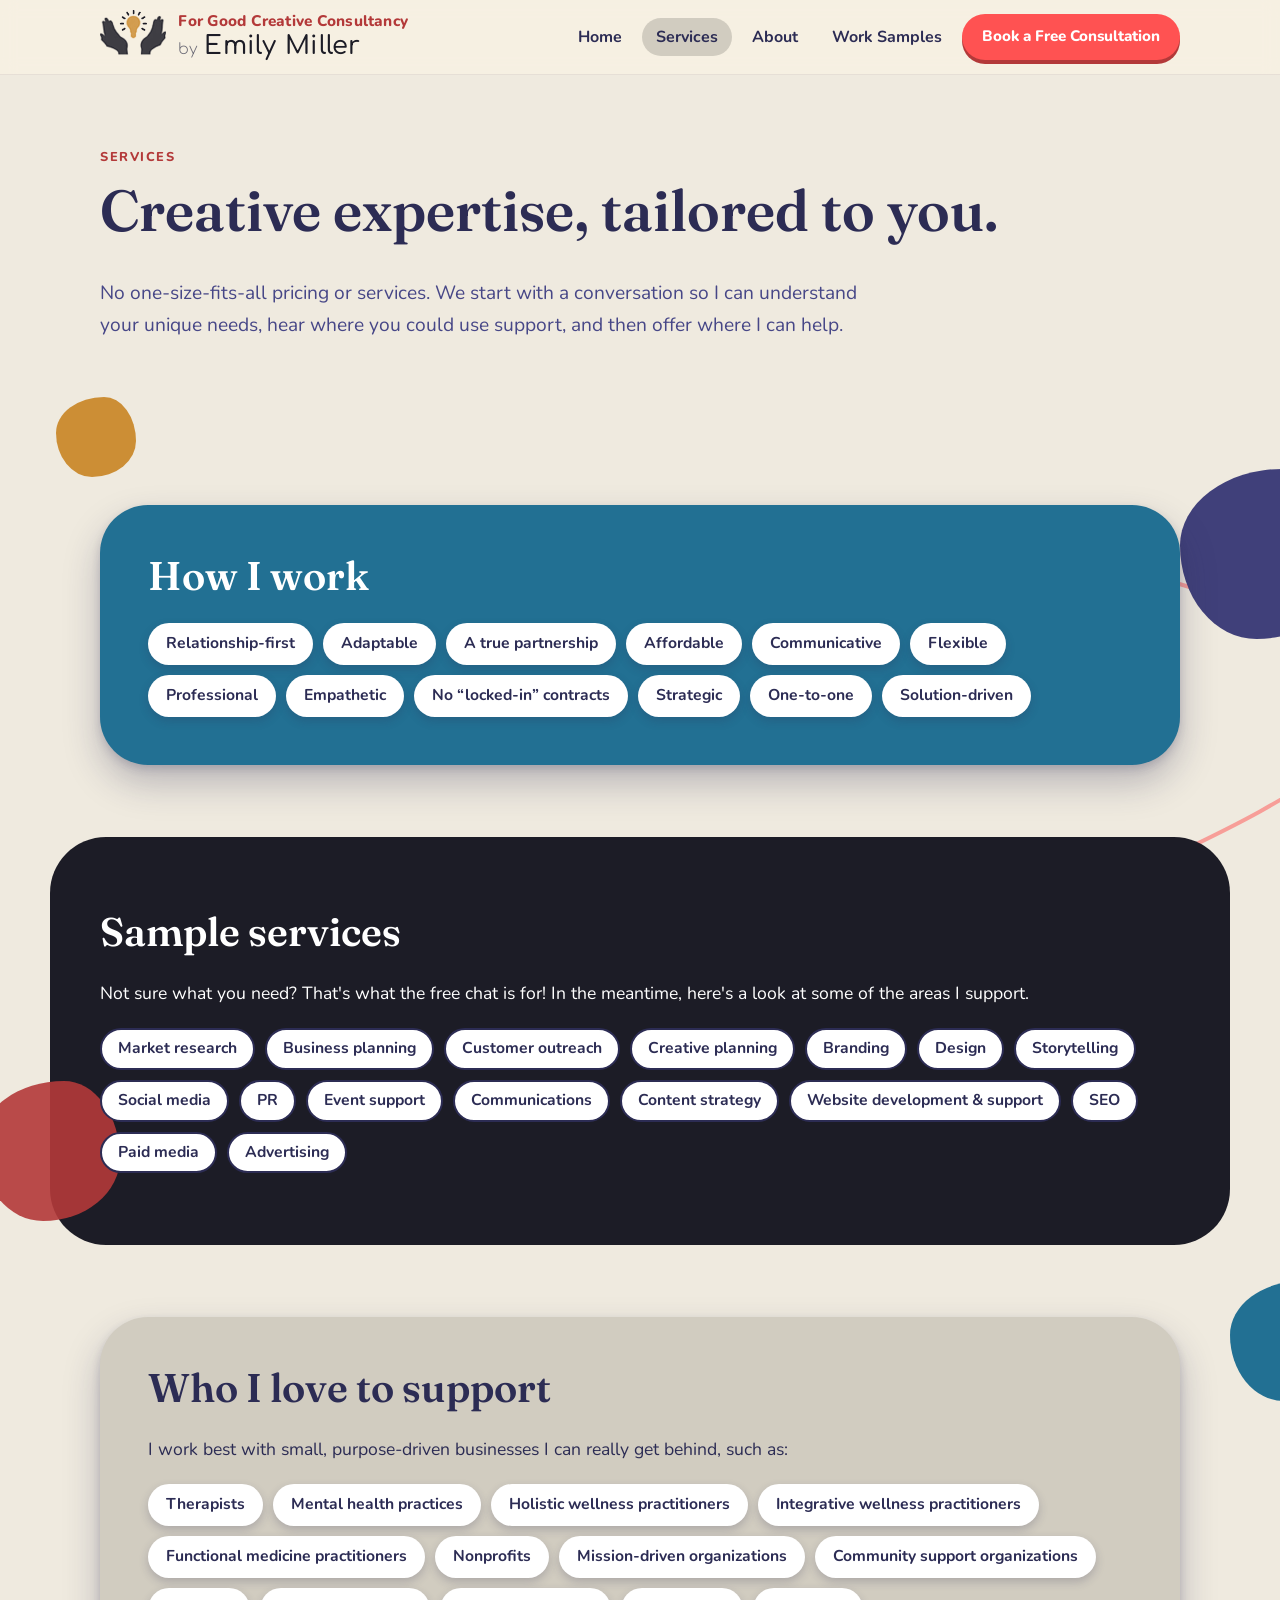
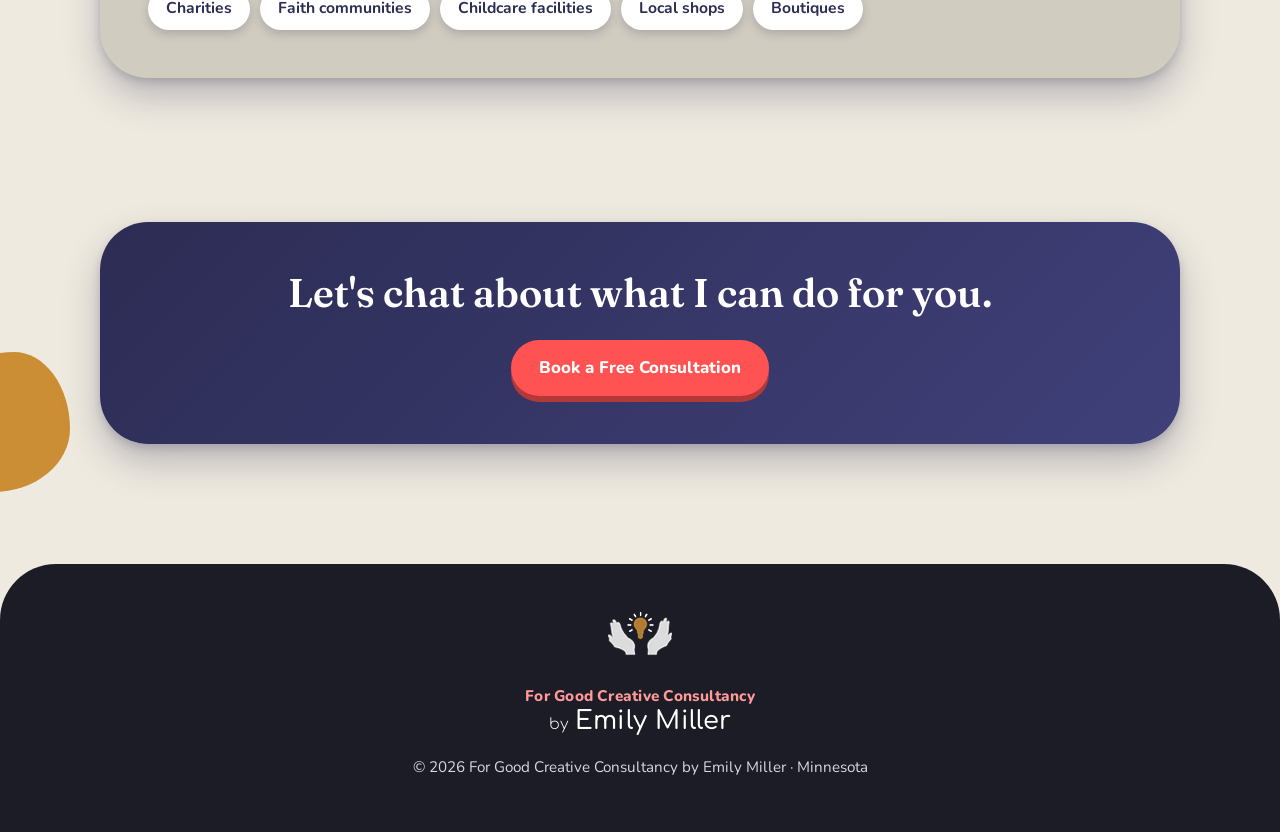
<file: services.html>
<!doctype html>
<html lang="en">
<head>
<meta charset="utf-8">
<meta name="viewport" content="width=device-width, initial-scale=1">
<title>Brand & Content Marketing Services | For Good Creative Consultancy</title>
<meta name="description" content="Flexible, relationship-based marketing services for small businesses: branding, content strategy, design, social media, PR, SEO, paid media and more.">
<link rel="canonical" href="https://emilyforgood.com/services.html">
<meta name="robots" content="index, follow, max-image-preview:large">
<meta name="theme-color" content="#2c2c54">
<meta property="og:type" content="website">
<meta property="og:site_name" content="For Good Creative Consultancy">
<meta property="og:title" content="Brand & Content Marketing Services | For Good Creative Consultancy">
<meta property="og:description" content="Flexible, relationship-based marketing services for small businesses: branding, content strategy, design, social media, PR, SEO, paid media and more.">
<meta property="og:url" content="https://emilyforgood.com/services.html">
<meta property="og:image" content="https://emilyforgood.com/images/og-image.png">
<meta property="og:image:width" content="1200">
<meta property="og:image:height" content="630">
<meta property="og:image:alt" content="For Good Creative Consultancy by Emily Miller, creative consultant for small businesses">
<meta name="twitter:card" content="summary_large_image">
<meta name="twitter:title" content="Brand & Content Marketing Services | For Good Creative Consultancy">
<meta name="twitter:description" content="Flexible, relationship-based marketing services for small businesses: branding, content strategy, design, social media, PR, SEO, paid media and more.">
<meta name="twitter:image" content="https://emilyforgood.com/images/og-image.png">
<link rel="icon" href="favicon.ico" sizes="32x32">
<link rel="icon" type="image/png" href="favicon.png" sizes="48x48">
<link rel="apple-touch-icon" href="apple-touch-icon.png">
<link rel="preconnect" href="https://fonts.googleapis.com">
<link rel="preconnect" href="https://fonts.gstatic.com" crossorigin>
<link href="https://fonts.googleapis.com/css2?family=Fraunces:wght@500;600;700&family=Nunito:wght@300;400;700;800&family=Comfortaa:wght@300;500;600&display=swap" rel="stylesheet">
<link rel="stylesheet" href="css/style.css">
</head>
<body class="page-services">
<svg class="scroll-line" viewBox="0 0 100 1000" preserveAspectRatio="none" aria-hidden="true"><path vector-effect="non-scaling-stroke" d="M92 0 C 70 120, 110 220, 86 330 S 60 520, 90 640 S 106 860, 84 1000"/></svg>

<header class="site-header">
  <div class="wrap nav">
    <a class="brand" href="index.html" aria-label="For Good Creative Consultancy by Emily Miller, home"><img class="logo-icon" src="images/logo-icon-color-allblack.png" alt=""><span class="logo-text"><span class="tag">For Good Creative Consultancy</span><span class="nm"><span class="by">by</span>Emily Miller</span></span></a>
    <button class="nav-toggle" aria-expanded="false" aria-label="Menu">Menu</button>
    <ul>
      <li><a class="link" href="index.html">Home</a></li>
      <li><a class="link" href="services.html" aria-current="page">Services</a></li>
      <li><a class="link" href="about.html">About</a></li>
      <li><a class="link" href="content-samples.html">Work Samples</a></li>
      <li><a class="btn" href="contact.html">Book a Free Consultation</a></li>
    </ul>
  </div>
</header>

<main>
  <section>
    <div class="wrap">
      <p class="eyebrow">Services</p>
      <h1>Creative expertise, tailored to you.</h1>
      <p style="max-width:40em;font-size:1.2rem;color:var(--ink-soft)">No one-size-fits-all pricing or services. We start with a conversation so I can understand your unique needs, hear where you could use support, and then offer where I can help.</p>
    </div>
  </section>

  <section>
    <div class="wrap">
      <div class="band ocean reveal">
        <h2>How I work</h2>
        <ul class="chips soft">
          <li>Relationship-first</li><li>Adaptable</li><li>A true partnership</li><li>Affordable</li><li>Communicative</li><li>Flexible</li><li>Professional</li><li>Empathetic</li><li>No &ldquo;locked-in&rdquo; contracts</li><li>Strategic</li><li>One-to-one</li><li>Solution-driven</li>
        </ul>
      </div>
    </div>
  </section>

  <section class="alt dark">
    <div class="wrap">
      <h2>Sample services</h2>
      <p>Not sure what you need? That's what the free chat is for! In the meantime, here's a look at some of the areas I support.</p>
      <ul class="chips">
        <li>Market research</li><li>Business planning</li><li>Customer outreach</li><li>Creative planning</li>
        <li>Branding</li><li>Design</li><li>Storytelling</li>
        <li>Social media</li><li>PR</li><li>Event support</li>
        <li>Communications</li><li>Content strategy</li><li>Website development &amp; support</li>
        <li>SEO</li><li>Paid media</li><li>Advertising</li>
      </ul>
    </div>
  </section>

  <section>
    <div class="wrap">
      <div class="band gray reveal">
        <h2>Who I love to support</h2>
        <p>I work best with small, purpose-driven businesses I can really get behind, such as:</p>
        <ul class="chips soft">
          <li>Therapists</li><li>Mental health practices</li><li>Holistic wellness practitioners</li><li>Integrative wellness practitioners</li><li>Functional medicine practitioners</li><li>Nonprofits</li><li>Mission-driven organizations</li><li>Community support organizations</li><li>Charities</li><li>Faith communities</li><li>Childcare facilities</li><li>Local shops</li><li>Boutiques</li>
        </ul>
      </div>
    </div>
  </section>

  <section class="cta-band">
    <div class="wrap">
      <div class="band reveal">
        <h2>Let's chat about what I can do for you.</h2>
        <a class="btn" href="contact.html">Book a Free Consultation</a>
      </div>
    </div>
  </section>
</main>

<footer class="site-footer">
  <div class="wrap">
    <span class="brand-lockup light" aria-hidden="true"><img class="logo-icon" src="images/logo-icon-color-white.png" alt=""><span class="logo-text"><span class="tag">For Good Creative Consultancy</span><span class="nm"><span class="by">by</span>Emily Miller</span></span></span>
    <p>© <span id="y"></span> For Good Creative Consultancy by Emily Miller · Minnesota</p>
  </div>
</footer>
<script>document.getElementById('y').textContent = new Date().getFullYear();</script>
<script src="js/main.js"></script>
</body>
</html>
</file>
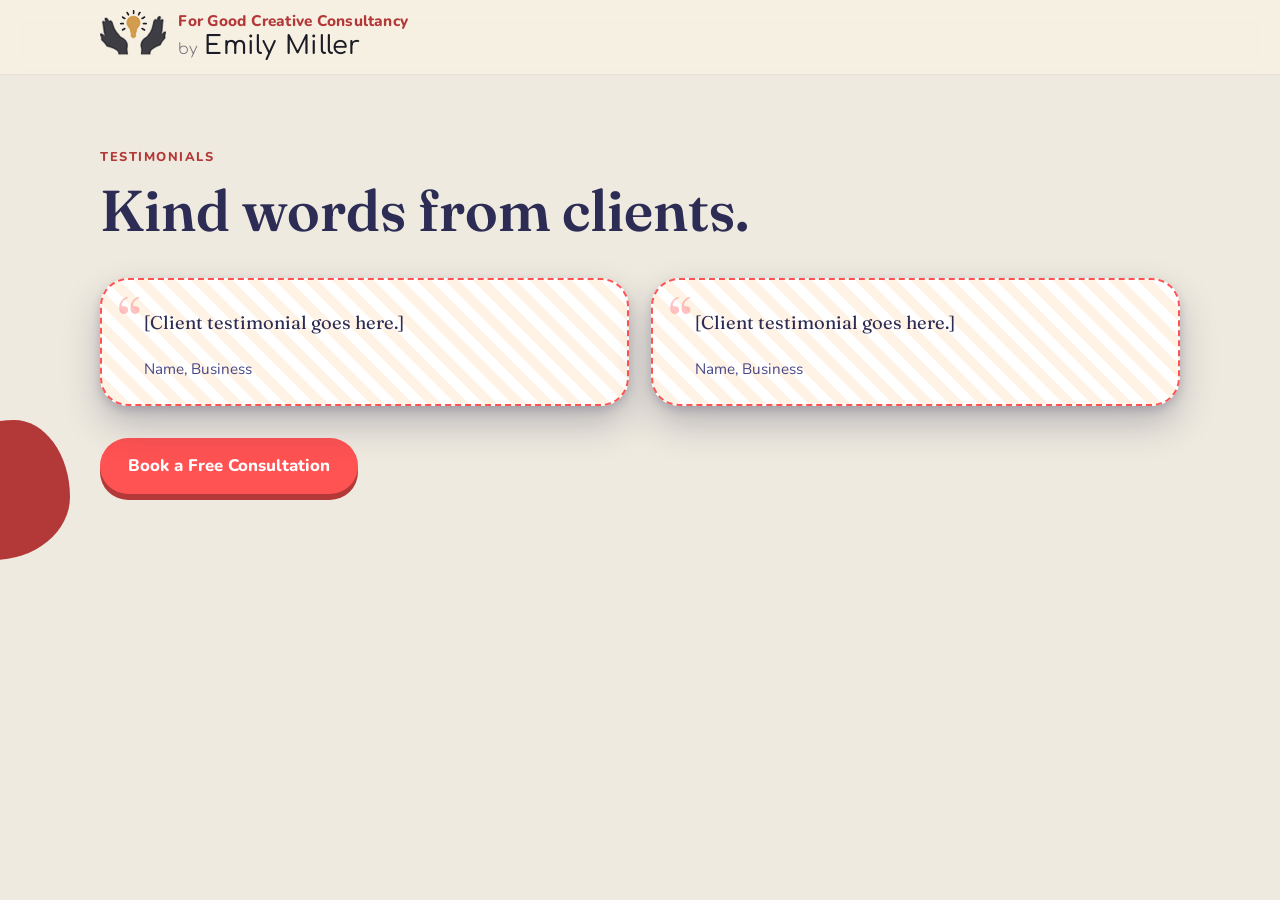
<file: testimonials.html>
<!doctype html>
<html lang="en">
<head>
<meta charset="utf-8">
<meta name="viewport" content="width=device-width, initial-scale=1">
<meta name="robots" content="noindex, nofollow">
<title>Testimonials | For Good Creative Consultancy</title>
<link rel="preconnect" href="https://fonts.googleapis.com">
<link rel="preconnect" href="https://fonts.gstatic.com" crossorigin>
<link href="https://fonts.googleapis.com/css2?family=Fraunces:wght@500;600;700&family=Nunito:wght@300;400;700;800&family=Comfortaa:wght@300;500;600&display=swap" rel="stylesheet">
<link rel="stylesheet" href="css/style.css">
</head>
<body>
<!-- HIDDEN PAGE: not linked from the menu. To launch, add a Testimonials link to the nav on each page and remove the noindex meta tag above. -->
<header class="site-header">
  <div class="wrap nav">
    <a class="brand" href="index.html" aria-label="For Good Creative Consultancy by Emily Miller, home"><img class="logo-icon" src="images/logo-icon-color-allblack.png" alt=""><span class="logo-text"><span class="tag">For Good Creative Consultancy</span><span class="nm"><span class="by">by</span>Emily Miller</span></span></a>
  </div>
</header>
<main>
  <section>
    <div class="wrap">
      <p class="eyebrow">Testimonials</p>
      <h1>Kind words from clients.</h1>
      <div class="quotes">
        <blockquote class="placeholder"><p>[Client testimonial goes here.]</p><footer>Name, Business</footer></blockquote>
        <blockquote class="placeholder"><p>[Client testimonial goes here.]</p><footer>Name, Business</footer></blockquote>
      </div>
      <p style="margin-top:32px"><a class="btn" href="contact.html">Book a Free Consultation</a></p>
    </div>
  </section>
</main>
<script src="js/main.js"></script>
</body>
</html>
</file>
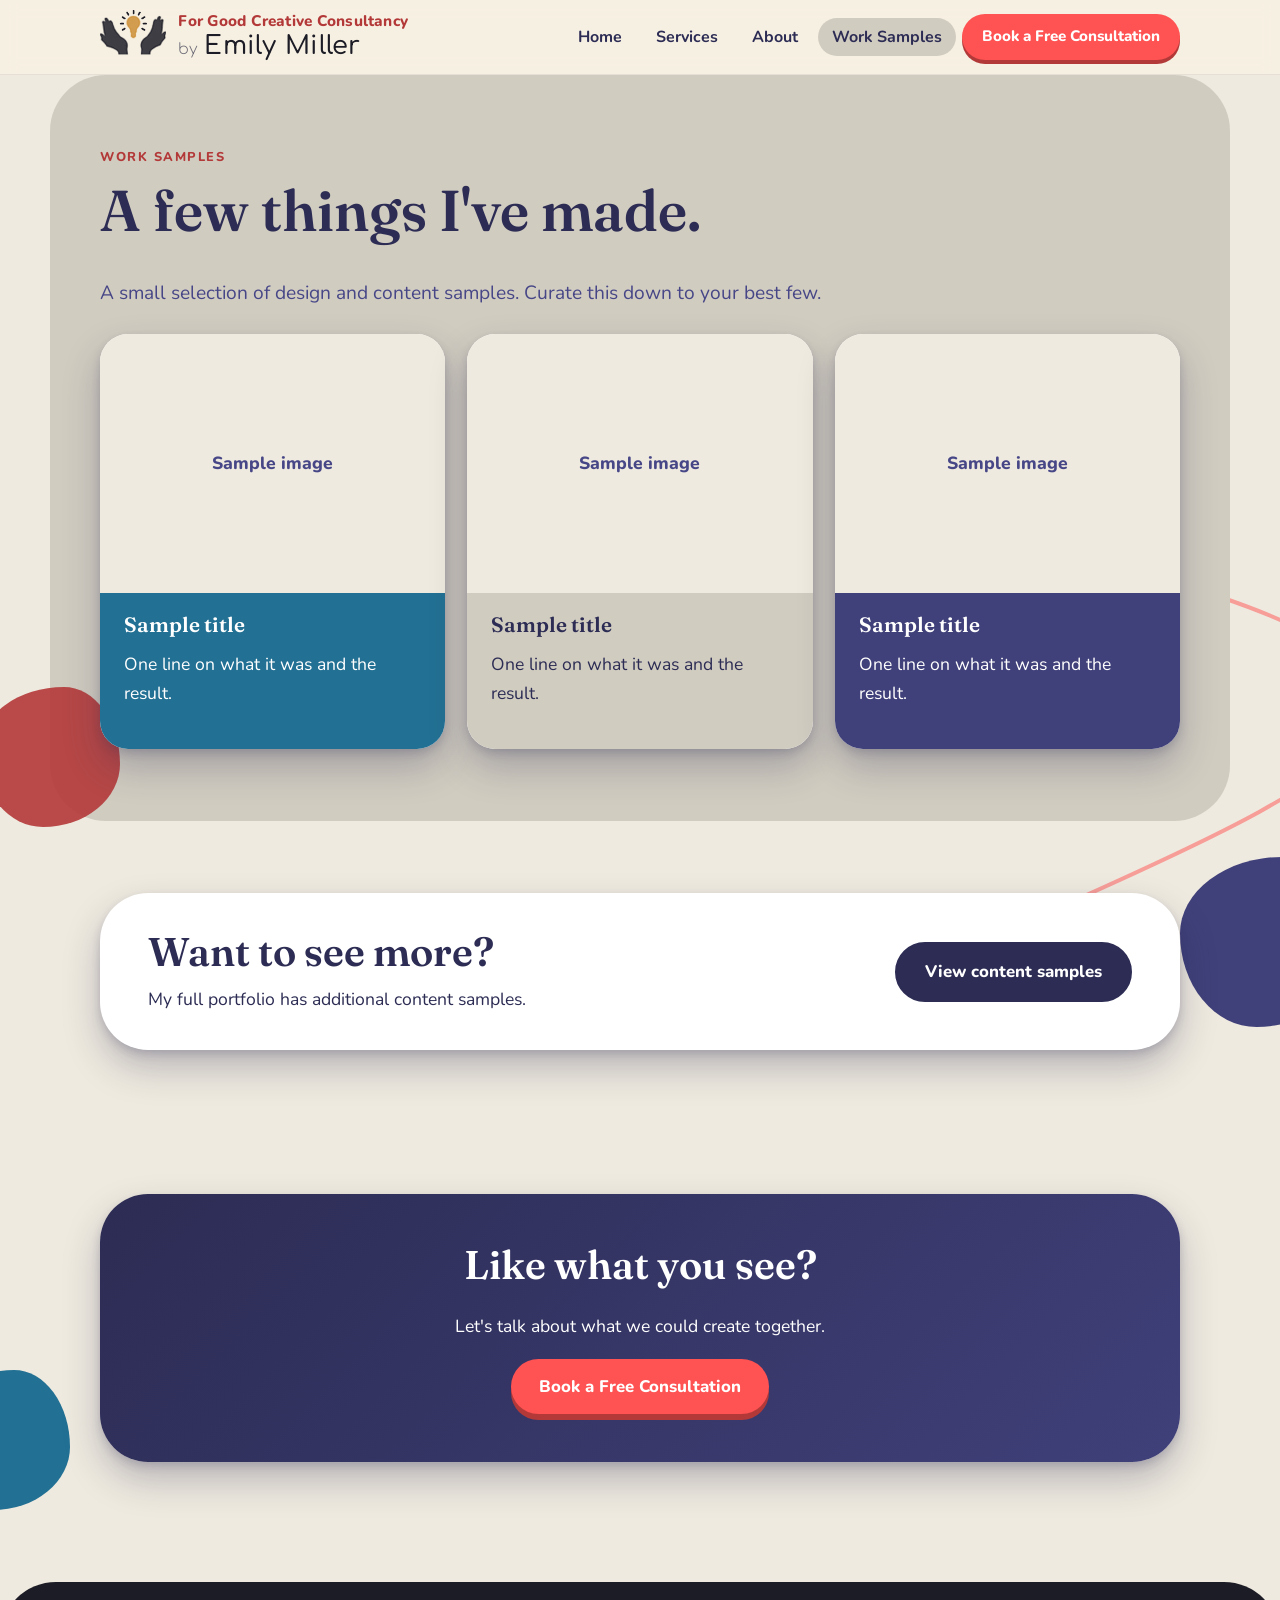
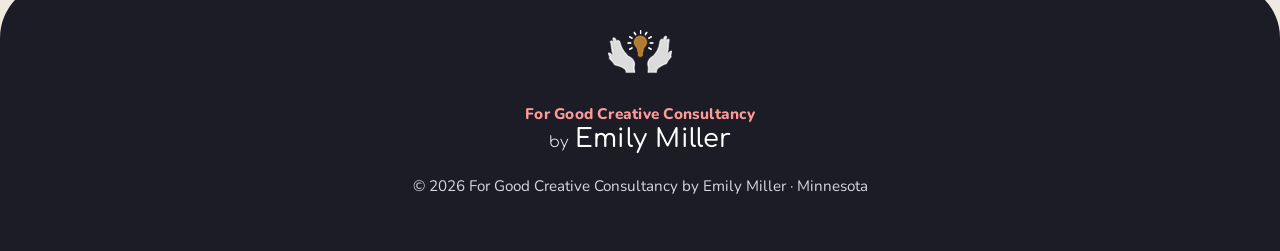
<file: work.html>
<!doctype html>
<html lang="en">
<head>
<meta charset="utf-8">
<meta name="viewport" content="width=device-width, initial-scale=1">
<title>Work Samples | For Good Creative Consultancy</title>
<meta name="description" content="Design and content samples from Emily Miller.">
<link rel="preconnect" href="https://fonts.googleapis.com">
<link rel="preconnect" href="https://fonts.gstatic.com" crossorigin>
<link href="https://fonts.googleapis.com/css2?family=Fraunces:wght@500;600;700&family=Nunito:wght@300;400;700;800&family=Comfortaa:wght@300;500;600&display=swap" rel="stylesheet">
<link rel="stylesheet" href="css/style.css">
</head>
<body class="page-work">
<svg class="scroll-line" viewBox="0 0 100 1000" preserveAspectRatio="none" aria-hidden="true"><path vector-effect="non-scaling-stroke" d="M92 0 C 70 120, 110 220, 86 330 S 60 520, 90 640 S 106 860, 84 1000"/></svg>

<header class="site-header">
  <div class="wrap nav">
    <a class="brand" href="index.html" aria-label="For Good Creative Consultancy by Emily Miller, home"><img class="logo-icon" src="images/logo-icon-color-allblack.png" alt=""><span class="logo-text"><span class="tag">For Good Creative Consultancy</span><span class="nm"><span class="by">by</span>Emily Miller</span></span></a>
    <button class="nav-toggle" aria-expanded="false" aria-label="Menu">Menu</button>
    <ul>
      <li><a class="link" href="index.html">Home</a></li>
      <li><a class="link" href="services.html">Services</a></li>
      <li><a class="link" href="about.html">About</a></li>
      <li><a class="link" href="work.html" aria-current="page">Work Samples</a></li>
      <li><a class="btn" href="contact.html">Book a Free Consultation</a></li>
    </ul>
  </div>
</header>

<main>
  <section class="alt">
    <div class="wrap">
      <p class="eyebrow">Work samples</p>
      <h1>A few things I've made.</h1>
      <p style="max-width:40em;font-size:1.2rem;color:var(--ink-soft)">A small selection of design and content samples. Curate this down to your best few.</p>
      <div class="work-grid">
        <article class="work reveal"><div class="thumb">Sample image</div><div class="body"><h3>Sample title</h3><p>One line on what it was and the result.</p></div></article>
        <article class="work reveal"><div class="thumb">Sample image</div><div class="body"><h3>Sample title</h3><p>One line on what it was and the result.</p></div></article>
        <article class="work reveal"><div class="thumb">Sample image</div><div class="body"><h3>Sample title</h3><p>One line on what it was and the result.</p></div></article>
      </div>
    </div>
  </section>

  <section>
    <div class="wrap">
      <div class="band coral reveal">
        <h2>Want to see more?</h2>
        <p>My full portfolio has additional content samples.</p>
        <a class="btn ghost" href="content-samples.html">View content samples</a>
      </div>
    </div>
  </section>

  <section class="cta-band">
    <div class="wrap">
      <div class="band reveal">
        <h2>Like what you see?</h2>
        <p>Let's talk about what we could create together.</p>
        <a class="btn" href="contact.html">Book a Free Consultation</a>
      </div>
    </div>
  </section>
</main>

<footer class="site-footer">
  <div class="wrap">
    <span class="brand-lockup light" aria-hidden="true"><img class="logo-icon" src="images/logo-icon-color-white.png" alt=""><span class="logo-text"><span class="tag">For Good Creative Consultancy</span><span class="nm"><span class="by">by</span>Emily Miller</span></span></span>
    <p>© <span id="y"></span> For Good Creative Consultancy by Emily Miller · Minnesota</p>
  </div>
</footer>
<script>document.getElementById('y').textContent = new Date().getFullYear();</script>
<script src="js/main.js"></script>
</body>
</html>
</file>
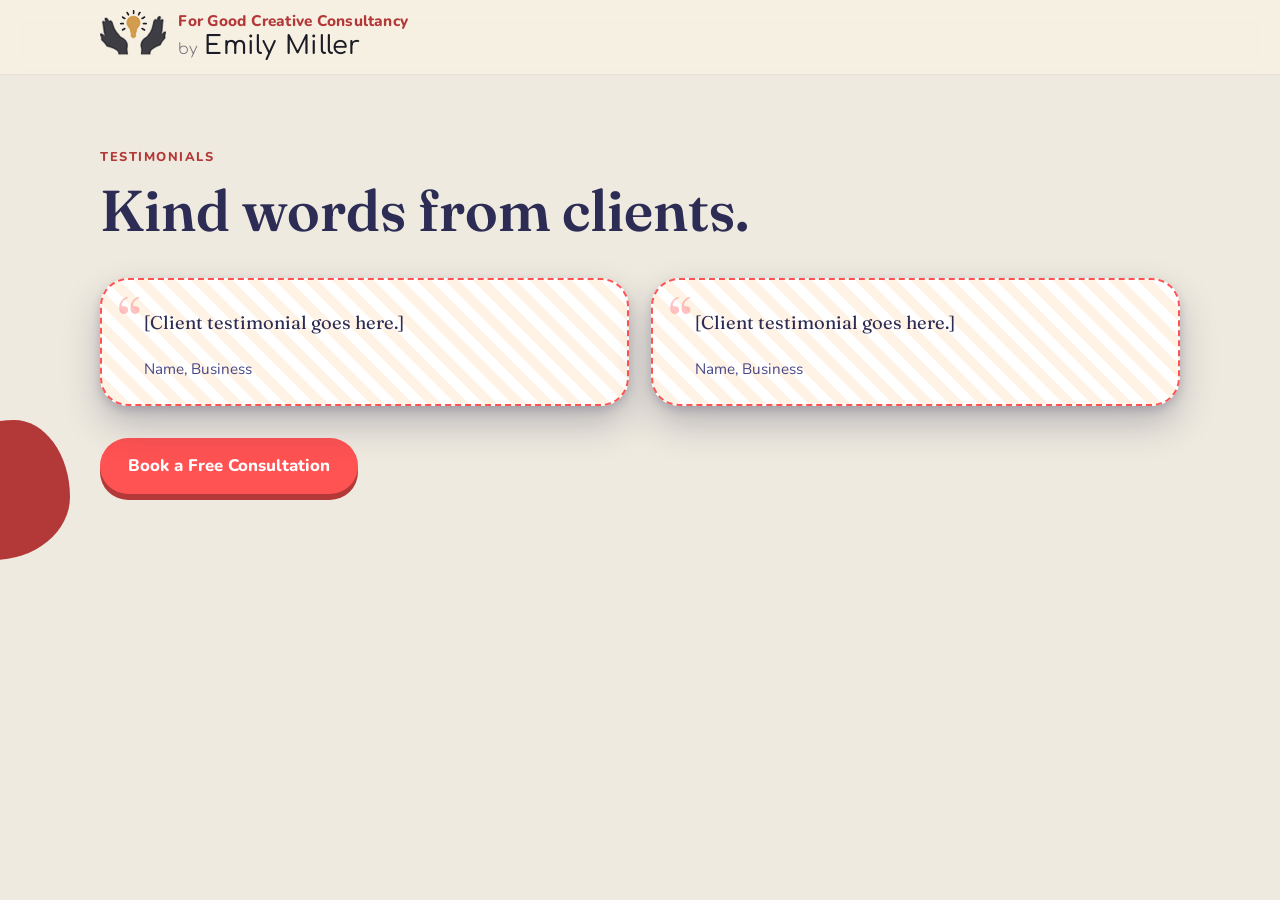
<file: _hidden/testimonials.html>
<!doctype html>
<html lang="en">
<head>
<meta charset="utf-8">
<meta name="viewport" content="width=device-width, initial-scale=1">
<meta name="robots" content="noindex, nofollow">
<title>Testimonials | For Good Creative Consultancy</title>
<link rel="preconnect" href="https://fonts.googleapis.com">
<link rel="preconnect" href="https://fonts.gstatic.com" crossorigin>
<link href="https://fonts.googleapis.com/css2?family=Fraunces:wght@500;600;700&family=Nunito:wght@300;400;700;800&family=Comfortaa:wght@300;500;600&display=swap" rel="stylesheet">
<link rel="stylesheet" href="../css/style.css">
</head>
<body>
<!-- HIDDEN PAGE: not linked from the menu. To launch, add a Testimonials link to the nav on each page and remove the noindex meta tag above. -->
<header class="site-header">
  <div class="wrap nav">
    <a class="brand" href="index.html" aria-label="For Good Creative Consultancy by Emily Miller, home"><img class="logo-icon" src="../images/logo-icon-color-allblack.png" alt=""><span class="logo-text"><span class="tag">For Good Creative Consultancy</span><span class="nm"><span class="by">by</span>Emily Miller</span></span></a>
  </div>
</header>
<main>
  <section>
    <div class="wrap">
      <p class="eyebrow">Testimonials</p>
      <h1>Kind words from clients.</h1>
      <div class="quotes">
        <blockquote class="placeholder"><p>[Client testimonial goes here.]</p><footer>Name, Business</footer></blockquote>
        <blockquote class="placeholder"><p>[Client testimonial goes here.]</p><footer>Name, Business</footer></blockquote>
      </div>
      <p style="margin-top:32px"><a class="btn" href="contact.html">Book a Free Consultation</a></p>
    </div>
  </section>
</main>
<script src="../js/main.js"></script>
</body>
</html>
</file>
<file: css/style.css>
/* For Good Creative Consultancy by Emily Miller — draft styles */
:root {
  /* Palette: Flat UI "Spanish" left column + LinkedIn banner navy/coral.
     (Variable names kept from earlier drafts; values are what matter.) */
  --cream: #efeadf;
  --paper: #ffffff;
  --ink: #2c2c54;        /* deep navy */
  --ink-soft: #474787;
  --indigo: #40407a;
  --orange: #ff5252;     /* coral: buttons, accents */
  --orange-dark: #b33939; /* brick: links, button shadows */
  --pink: #ff5252;
  --pink-soft: #cd6133;  /* burnt orange (muted) */
  --blue: #227093;       /* ocean blue (muted) */
  --sage: #d1ccc0;       /* light warm gray */
  --butter: #cc8e35;     /* mustard (muted) */
  --gray: #aaa69d;
  --gray-dark: #84817a;
  --charcoal: #3a3a4c;
  --black: #1c1c26;
  --radius: 28px;
  --radius-sm: 16px;
  --shadow: 0 4px 8px rgba(44, 44, 84, .18), 0 18px 36px rgba(44, 44, 84, .28);
  --font-head: "Fraunces", Georgia, serif;
  --font-body: "Nunito", system-ui, -apple-system, "Segoe UI", sans-serif;
}

* { box-sizing: border-box; }
html { scroll-behavior: smooth; }
body {
  margin: 0;
  background: var(--cream);
  color: var(--ink);
  font-family: var(--font-body);
  font-size: 1.1rem;
  line-height: 1.65;
}
html, body { overflow-x: clip; }
img { max-width: 100%; display: block; }
img[src$="logo.png"] { mix-blend-mode: multiply; }
h1, h2, h3 { font-family: var(--font-head); line-height: 1.15; margin: 0 0 .6em; font-weight: 600; }
h1 { font-size: clamp(2.2rem, 5vw, 3.6rem); }
h2 { font-size: clamp(1.7rem, 3.4vw, 2.5rem); }
h3 { font-size: 1.3rem; }
p { margin: 0 0 1em; }
a { color: var(--orange-dark); }

.wrap { width: min(1080px, 100% - 40px); margin-inline: auto; position: relative; z-index: 1; }
section { padding: 72px 0; position: relative; }
.eyebrow { text-transform: uppercase; letter-spacing: .12em; font-size: .8rem; font-weight: 800; color: var(--orange-dark); margin-bottom: .6rem; }

/* ---------- Header / nav ---------- */
.site-header { position: sticky; top: 0; z-index: 50; background: rgba(247, 241, 227, .94); backdrop-filter: blur(8px); border-bottom: 1px solid rgba(43,27,61,.08); }
.nav { display: flex; align-items: center; justify-content: space-between; gap: 16px; padding: 10px 0; }
.nav .brand img { height: 56px; width: auto; }
.nav ul { display: flex; gap: 6px; list-style: none; margin: 0; padding: 0; align-items: center; }
.nav a.link { text-decoration: none; color: var(--ink); font-weight: 700; padding: 8px 14px; border-radius: 999px; font-size: 1rem; }
.nav a.link:hover, .nav a.link[aria-current="page"] { background: var(--sage); }
.nav-toggle { display: none; background: none; border: 2px solid var(--ink); border-radius: 12px; padding: 6px 12px; font: inherit; font-weight: 800; color: var(--ink); cursor: pointer; }

/* ---------- Buttons ---------- */
.btn { display: inline-block; background: var(--orange); color: var(--ink); text-decoration: none; font-weight: 800; padding: 14px 28px; border-radius: 999px; border: 0; cursor: pointer; font-size: 1.05rem; font-family: inherit; box-shadow: 0 6px 0 var(--orange-dark); transition: transform .15s, box-shadow .15s; }
.btn:hover { transform: translateY(2px); box-shadow: 0 4px 0 var(--orange-dark); }
.btn:active { transform: translateY(6px); box-shadow: 0 0 0 var(--orange-dark); }
.btn.ghost { background: transparent; color: var(--ink); box-shadow: none; border: 2px solid var(--ink); }
.btn.ghost:hover { background: var(--butter); transform: none; }
.nav a.btn { padding: 10px 20px; font-size: .95rem; box-shadow: 0 4px 0 var(--orange-dark); }

/* ---------- Hero ---------- */
.hero { padding-top: 56px; padding-bottom: 88px; background: var(--ink); color: #fff; border-radius: 0 0 56px 56px; overflow: hidden; }
.hero h1 { color: #fff; }
.hero .eyebrow { color: #ff9a9a; }
.hero .lead { color: #dcdcf5; }
.hero .btn.ghost { color: #fff; border-color: #fff; }
.hero .btn.ghost:hover { background: var(--indigo); }
.hero .portrait::before { background: var(--orange); }
/* confetti dots, echoing the LinkedIn banner */
.hero::before { content: ""; position: absolute; inset: 0; pointer-events: none; z-index: 0;
  background:
    radial-gradient(circle at 93% 88%, #fff 0 22px, transparent 23px),
    radial-gradient(circle at 97% 78%, #ff5252 0 9px, transparent 10px),
    radial-gradient(circle at 86% 94%, #34ace0 0 6px, transparent 7px); }
.hero-grid { display: grid; grid-template-columns: 1.2fr 1fr; gap: 48px; align-items: center; }
.hero .lead { font-size: 1.25rem; color: #dcdcf5; max-width: 36em; }
.hero .actions { display: flex; gap: 16px; flex-wrap: wrap; margin-top: 28px; }
.portrait { position: relative; }
.portrait img { border-radius: 46% 54% 40% 60% / 48% 42% 58% 52%; box-shadow: var(--shadow); width: 100%; aspect-ratio: 4/5; object-fit: cover; object-position: center top; }
.portrait::before { content: ""; position: absolute; inset: -18px -18px 18px 18px; background: var(--butter); border-radius: 60% 40% 55% 45% / 45% 55% 45% 55%; z-index: -1; }

/* ---------- Abstract shapes (decor) ---------- */
.shape { position: absolute; z-index: 0; pointer-events: none; opacity: .85; }
.shape.s1 { width: 220px; top: 20px; right: -60px; }
.shape.s2 { width: 160px; bottom: 30px; left: -50px; }

/* ---------- Cards ---------- */
.cards { display: grid; grid-template-columns: repeat(auto-fit, minmax(240px, 1fr)); gap: 22px; margin-top: 28px; }
.card { background: var(--paper); border-radius: var(--radius); padding: 28px; box-shadow: var(--shadow); }
.card .icon { width: 56px; height: 56px; border-radius: 18px 28px 18px 28px; display: grid; place-items: center; font-size: 1.6rem; margin-bottom: 14px; }
.c1 .icon { background: var(--butter); } .c2 .icon { background: var(--blue); } .c3 .icon { background: var(--pink-soft); } .c4 .icon { background: var(--orange); }

.band { background: var(--paper); border-radius: 48px; box-shadow: var(--shadow); padding: 48px; }
.band.tint { background: var(--indigo); color: #fff; box-shadow: none; }
.band.tint h2, .band.tint .eyebrow { color: #fff; }
.band.tint .btn.ghost { color: #fff; border-color: #fff; }
.band.tint .btn.ghost:hover { background: var(--orange); color: var(--ink); }
.band.tint .chips li { color: var(--ink); }
.band.warm { background: var(--sage); box-shadow: none; }

/* ---------- Trifecta (who / what / how) ---------- */
.trio { display: grid; grid-template-columns: repeat(auto-fit, minmax(240px, 1fr)); gap: 22px; margin-top: 24px; }
.trio > div { border-radius: var(--radius); padding: 28px; }
.trio .who { background: var(--blue); color: #fff; } .trio .what { background: var(--orange); } .trio .how { background: var(--indigo); color: #fff; }
.trio h3 { margin-bottom: .4em; }

/* ---------- Quotes ---------- */
.quotes { display: grid; grid-template-columns: repeat(auto-fit, minmax(280px, 1fr)); gap: 22px; margin-top: 24px; }
blockquote { margin: 0; background: var(--paper); border-radius: var(--radius); padding: 28px 28px 22px; box-shadow: var(--shadow); font-family: var(--font-head); font-size: 1.15rem; position: relative; }
blockquote::before { content: "\201C"; font-size: 4rem; line-height: .6; color: var(--pink); position: absolute; top: 24px; left: 16px; opacity: .35; }
blockquote p { padding-left: 14px; }
blockquote footer { font-family: var(--font-body); font-size: .95rem; color: var(--ink-soft); padding-left: 14px; }
.placeholder { background: repeating-linear-gradient(45deg, #fff, #fff 10px, #fff3e6 10px, #fff3e6 20px); border: 2px dashed var(--orange); }

/* ---------- Lists / chips ---------- */
.chips { list-style: none; padding: 0; margin: 20px 0 0; display: flex; flex-wrap: wrap; gap: 10px; }
.chips li { background: var(--paper); border: 2px solid var(--ink); border-radius: 999px; padding: 6px 16px; font-weight: 700; font-size: .98rem; }
.chips.soft li { border-color: transparent; background: var(--paper); box-shadow: 0 3px 10px rgba(43,27,61,.1); }
.logos { display: grid; grid-template-columns: repeat(auto-fit, minmax(150px, 1fr)); gap: 16px; margin-top: 20px; }
.logos div { background: var(--paper); border: 2px dashed var(--ink-soft); border-radius: var(--radius-sm); height: 90px; display: grid; place-items: center; color: var(--ink-soft); font-weight: 700; font-size: .9rem; }

/* ---------- Two-column feature ---------- */
.split { display: grid; grid-template-columns: 1fr 1fr; gap: 48px; align-items: center; }
.split .photo img { border-radius: var(--radius); box-shadow: var(--shadow); width: 100%; aspect-ratio: 4/5; object-fit: cover; }
.split.reverse .photo { order: 2; }

/* ---------- CTA band ---------- */
.cta-band { text-align: center; }
.cta-band .band { background: linear-gradient(135deg, var(--ink) 0%, var(--indigo) 100%); color: #fff; box-shadow: none; position: relative; overflow: hidden; }
.cta-band h2 { color: #fff; }
.cta-band p { color: #fff; }

/* ---------- Form ---------- */
form.contact { display: grid; gap: 16px; max-width: 640px; }
label { font-weight: 800; display: block; margin-bottom: 6px; }
input, select, textarea { width: 100%; font: inherit; padding: 14px 16px; border: 2px solid var(--ink); border-radius: var(--radius-sm); background: #fff; color: var(--ink); }
input:focus, select:focus, textarea:focus { outline: 3px solid var(--butter); border-color: var(--orange); }
textarea { min-height: 150px; resize: vertical; }
.hp { position: absolute; left: -9999px; }
.note { font-size: .95rem; color: var(--ink-soft); }

/* ---------- Work grid ---------- */
.work-grid { display: grid; grid-template-columns: repeat(auto-fit, minmax(260px, 1fr)); gap: 22px; margin-top: 24px; }
.work { background: var(--paper); border-radius: var(--radius); overflow: hidden; box-shadow: var(--shadow); }
.work .thumb { aspect-ratio: 4/3; display: grid; place-items: center; font-weight: 800; color: #fff; background: var(--blue); }
.work:nth-child(2n) .thumb { color: var(--ink); }
.work:nth-child(2n) .thumb { background: var(--sage); } .work:nth-child(3n) .thumb { background: var(--indigo); }
.work .body { padding: 20px 24px 24px; }

/* ---------- Footer ---------- */
footer.site-footer { padding: 48px 0 64px; text-align: center; color: var(--ink-soft); font-size: .95rem; }
footer.site-footer img { height: 56px; margin: 0 auto 12px; }

/* ---------- Scroll line (light animation) ---------- */
.scroll-line { position: fixed; top: 0; left: 0; width: 100%; height: 100%; pointer-events: none; z-index: 0; }
.scroll-line path { fill: none; stroke: var(--pink); stroke-width: 4; stroke-linecap: round; opacity: .5; }
.reveal { opacity: 0; transform: translateY(24px); transition: opacity .7s ease, transform .7s ease; }
.reveal.in { opacity: 1; transform: none; }

@media (prefers-reduced-motion: reduce) {
  html { scroll-behavior: auto; }
  .reveal { opacity: 1; transform: none; transition: none; }
  .scroll-line { display: none; }
}

/* ---------- Mobile ---------- */
@media (max-width: 820px) {
  .hero::before { background:
    radial-gradient(circle at 94% 4%, #ff5252 0 14px, transparent 15px),
    radial-gradient(circle at 84% 2%, #fff 0 12px, transparent 13px),
    radial-gradient(circle at 98% 12%, #fff 0 5px, transparent 6px),
    radial-gradient(circle at 6% 97%, #ff5252 0 16px, transparent 17px),
    radial-gradient(circle at 15% 99%, #fff 0 7px, transparent 8px); }
  .hero-grid, .split { grid-template-columns: 1fr; gap: 32px; }
  .split.reverse .photo { order: 0; }
  .portrait { max-width: 380px; margin-inline: auto; }
  section { padding: 52px 0; }
  .band { padding: 28px 22px; border-radius: 32px; }
  .nav-toggle { display: block; }
  .nav ul { display: none; position: absolute; top: 100%; left: 0; right: 0; background: var(--cream); flex-direction: column; padding: 14px 20px 22px; border-bottom: 1px solid rgba(43,27,61,.1); align-items: stretch; }
  .nav ul.open { display: flex; }
  .nav a.link, .nav a.btn { display: block; text-align: center; }
}

/* ---------- Shadows behind every content panel ---------- */
.card, .trio > div, .band, .band.tint, .band.warm, .cta-band .band,
blockquote, .work, .logos div, .split .photo img, .portrait img { box-shadow: var(--shadow); }
.chips.soft li { box-shadow: 0 4px 10px rgba(44, 44, 84, .22); }

/* ---------- Extra panel colors (so neighbouring panels don't blur together) ---------- */
.band.sky { background: var(--blue); }
.band.sky .note { color: var(--ink); }
.band.coral { background: var(--orange); }
.band.coral { background: var(--orange-dark); color: #fff; }
.band.coral h2 { color: #fff; }
.band.coral .btn.ghost { color: #fff; border-color: #fff; }
.band.coral .btn.ghost:hover { background: var(--orange); color: var(--ink); }

/* ---------- Muted-palette adjustments ---------- */
.band.sky { color: #fff; }
.band.sky h2, .band.sky .eyebrow, .band.sky .note { color: #fff; }
.band.sky .btn.ghost { color: #fff; border-color: #fff; }

/* Gray rounded blocks to break up the page and add contrast */
section.alt { background: var(--sage); border-radius: 56px; width: min(1180px, calc(100% - 24px)); margin-inline: auto; }
section.alt .chips li { background: #fff; }
footer.site-footer { background: var(--sage); color: var(--ink); border-radius: 56px 56px 0 0; margin-top: 48px; padding: 44px 0 56px; }

/* ---------- Warped bubbles ---------- */
main section::after { content: ""; position: absolute; z-index: 0; pointer-events: none; width: 170px; height: 170px;
  border-radius: 60% 40% 55% 45% / 45% 55% 45% 55%; }
main section:nth-of-type(odd)::after  { left: -70px; bottom: 24px; background: var(--orange-dark); width: 140px; height: 140px; }
main section:nth-of-type(even)::after { right: -70px; top: 36px; background: var(--indigo); }
main section:nth-of-type(3n)::after   { background: var(--blue); }
main section:nth-of-type(4n)::after   { background: var(--orange); width: 120px; height: 120px; }
main section.hero::after { background: var(--orange); left: auto; right: 6%; bottom: 14px; top: auto; width: 90px; height: 90px; }
main section.alt::after { opacity: .9; }

@keyframes morph {
  0%, 100% { border-radius: 60% 40% 55% 45% / 45% 55% 45% 55%; transform: translate(0, 0) rotate(0deg); }
  33%      { border-radius: 42% 58% 38% 62% / 55% 40% 60% 45%; transform: translate(8px, -16px) rotate(10deg); }
  66%      { border-radius: 55% 45% 62% 38% / 40% 58% 42% 60%; transform: translate(-6px, -6px) rotate(-8deg); }
}
@keyframes drift {
  0%, 100% { transform: translate(0, 0) rotate(0deg) scale(1); }
  50%      { transform: translate(14px, -22px) rotate(14deg) scale(1.06); }
}
main section:nth-of-type(even)::after { animation: morph 11s ease-in-out infinite; }
main section.hero::after { animation: morph 8s ease-in-out infinite; }
.shape.float { animation: drift 14s ease-in-out infinite; }
.shape.float.slow { animation-duration: 20s; animation-direction: reverse; }

@media (prefers-reduced-motion: reduce) {
  main section::after, .shape.float { animation: none !important; }
}
@media (max-width: 820px) {
  main section::after { width: 100px; height: 100px; }
  main section.alt, footer.site-footer { border-radius: 36px; }
  footer.site-footer { border-radius: 36px 36px 0 0; }
}

/* ---------- Black blocks ---------- */
.band.sky { background: var(--black); }
footer.site-footer { background: var(--black); color: #d8d8e2; }
footer.site-footer img { background: #fff; border-radius: 14px; padding: 6px 12px; mix-blend-mode: normal; height: 64px; }

/* ---------- Animated hero dots (left side) ---------- */
.dot { position: absolute; border-radius: 50%; z-index: 0; pointer-events: none; }
.dot.d1 { width: 28px; height: 28px; left: 4%;  top: 14%; background: var(--orange); animation: bob 6s ease-in-out infinite; }
.dot.d2 { width: 36px; height: 36px; left: 10%; top: 8%;  background: #fff;          animation: bob 8s ease-in-out -2s infinite; }
.dot.d3 { width: 12px; height: 12px; left: 22%; top: 11%; background: #fff;          animation: bob 5s ease-in-out -1s infinite; }
@keyframes bob {
  0%, 100% { transform: translate(0, 0) scale(1); }
  50%      { transform: translate(8px, -18px) scale(1.12); }
}
@media (prefers-reduced-motion: reduce) { .dot { animation: none !important; } }
@media (max-width: 820px) {
  .dot.d1 { left: 5%; top: auto; bottom: 3%; }
  .dot.d2 { left: 14%; top: auto; bottom: 1%; }
  .dot.d3 { left: 24%; top: auto; bottom: 4%; }
}

/* ---------- Mustard replaces gray for the "warm" band so grays aren't back-to-back ---------- */
.band.warm { background: var(--butter); }
.band.warm .eyebrow { color: var(--ink); }

/* ---------- Swap: sample-services block is black, "who I love" block is gray ---------- */
.chips li { color: var(--ink); }
section.alt.dark { background: var(--black); color: #fff; }
section.alt.dark h2 { color: #fff; }
.band.gray { background: var(--sage); color: var(--ink); }
.band.gray h2 { color: var(--ink); }
.band.gray .note { color: var(--ink); }

/* ---------- Work page "Want to see more?" panel: white with navy text and button ---------- */
.band.coral { background: #fff; color: var(--ink); }
.band.coral h2 { color: var(--ink); }
.band.coral .btn.ghost { background: var(--ink); color: #fff; border-color: var(--ink); }
.band.coral .btn.ghost:hover { background: var(--orange); color: var(--ink); border-color: var(--orange); }

/* ---------- Work cards: colors move to the text block; image area stays neutral for real images ---------- */
.work .thumb, .work:nth-child(2n) .thumb, .work:nth-child(3n) .thumb { background: var(--cream); color: var(--ink-soft); }
.work .body { background: var(--blue); color: #fff; }
.work .body h3 { color: #fff; }
.work:nth-child(2n) .body { background: var(--sage); color: var(--ink); }
.work:nth-child(2n) .body h3 { color: var(--ink); }
.work:nth-child(3n) .body { background: var(--indigo); color: #fff; }
.work:nth-child(3n) .body h3 { color: #fff; }

/* Home "What you get" panel: mustard */
.trio .what { background: var(--butter); color: var(--ink); }

/* Services "How I work" panel: ocean blue (About keeps mustard) */
.band.ocean { background: var(--blue); color: #fff; }
.band.ocean h2 { color: #fff; }

/* Services page: mustard bubbles, esp. beside the "Sample services" block */
.page-services main section:nth-of-type(3)::after,
.page-services main section:nth-of-type(4)::after { background: var(--butter); }

/* More mustard bubbles across the site */
main section:nth-of-type(4n)::after,
.page-home main section:nth-of-type(2)::after,
.page-about main section:nth-of-type(3)::after,
.page-work main section:nth-of-type(3)::after { background: var(--butter); }

/* About: bubble by "Brands I've supported" is ocean blue (the mustard panel sits right above it) */
.page-about main section:nth-of-type(3)::after { background: var(--blue); }

/* ---------- Bigger, transparent header logo ---------- */
.nav .brand img { height: 84px; width: auto; mix-blend-mode: normal; }
.nav { padding: 8px 0; }
@media (max-width: 820px) { .nav .brand img { height: 68px; } }

/* ---------- Logo: "Emily Miller" beside the icon + tagline on wide screens, stacked on narrower ones ---------- */
.nav .brand { display: flex; align-items: center; }
.nav .brand img.logo-stacked { display: none; height: 72px; }
.nav .brand .logo-wide { display: flex; align-items: center; gap: 16px; }
.nav .brand .logo-wide img { width: auto; }
.nav .brand .logo-wide img:first-child { height: 40px; }
.nav .brand .logo-wide img:last-child { height: 46px; }
@media (max-width: 1100px) {
  .nav .brand .logo-wide { display: none; }
  .nav .brand img.logo-stacked { display: block; }
}

/* ---------- Live-text logo (crisp at any size, uses site fonts and colors) ---------- */
.nav .brand, .brand-lockup { display: flex; align-items: center; gap: 12px; text-decoration: none; }
.nav .brand img.logo-icon, .brand-lockup img.logo-icon { height: 46px; width: auto; display: block; mix-blend-mode: normal; background: none; border-radius: 0; padding: 0; }
.logo-text { display: flex; flex-direction: column; line-height: 1.1; }
.logo-text .tag { font-family: var(--font-body); font-weight: 800; font-size: .74rem; letter-spacing: .02em; color: var(--orange-dark); }
.logo-text .nm { font-family: var(--font-head); font-weight: 600; font-size: 1.5rem; color: var(--ink); margin-top: 2px; }
.brand-lockup { justify-content: center; margin: 0 auto 14px; }
.brand-lockup.light .logo-text .tag { color: #ff9a9a; }
.brand-lockup.light .logo-text .nm { color: #fff; }
footer.site-footer img { background: none; padding: 0; height: auto; }
footer.site-footer .brand-lockup img.logo-icon { height: 44px; }
@media (max-width: 480px) {
  .nav .brand img.logo-icon { height: 36px; }
  .logo-text .tag { font-size: .6rem; }
  .logo-text .nm { font-size: 1.2rem; }
}

/* Home banner: lower-right blob and smallest left dot are mustard */
main section.hero::after { background: var(--butter); }
.dot.d3 { background: var(--butter); }

/* Home banner: coral dot on the left is white */
.dot.d1 { background: #fff; }

/* Correction: left dot goes back to coral (the white one is the bottom-right circle behind the mustard blob) */
.dot.d1 { background: var(--orange); }

/* ---------- Logo type refinements: distinctive name font, thin colored "by" ---------- */
.logo-text .nm { display: flex; align-items: baseline; gap: 7px; font-family: "Comfortaa", var(--font-head); font-weight: 500; font-size: 1.4rem; letter-spacing: .01em; color: var(--ink); }
.logo-text .by { font-family: "Comfortaa", var(--font-body); font-weight: 300; font-size: .85rem; letter-spacing: 0; color: #227093; }
.brand-lockup.light .logo-text .by { color: #7fc4e0; }
@media (max-width: 480px) {
  .logo-text .nm { font-size: 1.1rem; gap: 5px; }
  .logo-text .by { font-size: .7rem; }
}

/* "by" in the logo: gray on light backgrounds, white on the black footer */
.logo-text .by { color: #6b6a75; }
.brand-lockup.light .logo-text .by { color: #fff; }

/* Larger logo tagline; name and icon scaled up a touch to stay balanced */
.nav .brand img.logo-icon { height: 54px; }
.logo-text .tag { font-size: .96rem; letter-spacing: .015em; }
.logo-text .nm { font-size: 1.6rem; }
.logo-text .by { font-size: .95rem; }
.nav { padding: 10px 0; }
@media (max-width: 480px) {
  .nav .brand img.logo-icon { height: 38px; }
  .logo-text .tag { font-size: .68rem; }
  .logo-text .nm { font-size: 1.15rem; }
  .logo-text .by { font-size: .72rem; }
}

/* ---------- Navy header option (off by default): add class="dark-header" to <body> and use logo-icon-color-white.png in the header to enable ---------- */
.dark-header .site-header { background: var(--ink); border-bottom: 1px solid rgba(255, 255, 255, .14); }
.dark-header .nav a.link { color: #fff; }
.dark-header .nav a.link:hover, .dark-header .nav a.link[aria-current="page"] { background: rgba(255, 255, 255, .16); color: #fff; }
.dark-header .nav-toggle { border-color: #fff; color: #fff; }
.dark-header .nav .brand .logo-text .tag { color: #ff9a9a; }
.dark-header .nav .brand .logo-text .nm, .dark-header .nav .brand .logo-text .by { color: #fff; }
@media (max-width: 820px) { .dark-header .nav ul { background: var(--ink); border-bottom: 1px solid rgba(255, 255, 255, .14); } }

/* Header logo: name in black to match the icon */
.nav .brand .logo-text .nm { color: var(--black); }

/* ---------- Footer: one centered column (icon, name, copyright) ---------- */
footer.site-footer { text-align: center; padding: 48px 0 52px; }
footer.site-footer .wrap { display: flex; flex-direction: column; align-items: center; }
footer.site-footer .brand-lockup { display: flex; flex-direction: column; align-items: center; justify-content: center; gap: 12px; width: auto; margin: 0 0 20px; }
footer.site-footer .brand-lockup img.logo-icon { height: 52px; }
footer.site-footer .logo-text { align-items: center; text-align: center; }
footer.site-footer .logo-text .nm { justify-content: center; }
footer.site-footer p { margin: 0; text-align: center; font-size: .95rem; }

/* ---------- Contact form status message ---------- */
.form-status { margin: 0; font-weight: 700; min-height: 1.5em; }
.form-status.success { color: #1f6b3a; }
.form-status.error { color: var(--orange-dark); }
.btn[disabled] { opacity: .6; cursor: progress; }

/* Required-field asterisk */
.req { color: var(--orange-dark); font-weight: 800; }

/* The large white bubble in the Home banner is warped (not round) and morphs as it floats */
.dot.d2 { width: 44px; height: 36px; border-radius: 62% 38% 54% 46% / 44% 60% 40% 56%; animation: bobwarp 8s ease-in-out -2s infinite; }
@keyframes bobwarp {
  0%, 100% { transform: translate(0, 0) rotate(0deg);   border-radius: 62% 38% 54% 46% / 44% 60% 40% 56%; }
  50%      { transform: translate(8px, -18px) rotate(16deg); border-radius: 40% 60% 42% 58% / 58% 42% 60% 40%; }
}
@media (prefers-reduced-motion: reduce) { .dot.d2 { animation: none !important; } }

/* Work page "Want to see more?" panel: text on the left, button on the right, tighter padding */
.band.coral { display: grid; grid-template-columns: 1fr auto; column-gap: 32px; align-items: center; padding: 36px 48px; }
.band.coral h2 { grid-column: 1; margin-bottom: .25em; }
.band.coral p { grid-column: 1; margin: 0; }
.band.coral .btn { grid-column: 2; grid-row: 1 / span 2; white-space: nowrap; }
@media (max-width: 700px) {
  .band.coral { grid-template-columns: 1fr; padding: 28px 22px; }
  .band.coral .btn { grid-column: 1; grid-row: auto; margin-top: 18px; justify-self: start; }
}

/* Home: the bubble just under the banner (right side) is coral/pink */
.page-home main section:nth-of-type(2)::after { background: var(--orange); }

/* Home banner: every bubble now moves. The lower-right dots are real elements (they used to be static background dots). */
.hero::before { display: none; }
.dot.d4 { width: 44px; height: 44px; left: 93%; top: 88%; margin: -22px 0 0 -22px; background: #fff; animation: bob 7s ease-in-out -3s infinite; }
.dot.d5 { width: 18px; height: 18px; left: 97%; top: 78%; margin: -9px 0 0 -9px; background: var(--orange); animation: bob 5.5s ease-in-out -1.5s infinite; }
.dot.d6 { width: 12px; height: 12px; left: 86%; top: 94%; margin: -6px 0 0 -6px; background: #34ace0; animation: bob 6.5s ease-in-out -4s infinite; }
@media (max-width: 820px) {
  .dot.d4 { width: 30px; height: 30px; left: 86%; top: 3%; margin: -15px 0 0 -15px; }
  .dot.d5 { left: 95%; top: 9%; }
  .dot.d6 { left: 74%; top: 5%; }
}

/* Mustard panel (About "My why & mission"): white text */
.band.warm { color: #fff; }
.band.warm h2, .band.warm .eyebrow { color: #fff; }

/* "My why & mission" label goes back to dark navy; heading and paragraph stay white */
.band.warm .eyebrow { color: var(--ink); }

/* About page: photo starts level with the first line of body text (not the heading) */
.about-hero { align-items: start; row-gap: 0; }
.about-hero > div:first-child { display: contents; }
.about-hero .eyebrow, .about-hero h1, .about-hero > div:first-child > p { grid-column: 1; }
.about-hero .photo { grid-column: 2; grid-row: 3 / span 4; align-self: start; }
@media (max-width: 820px) {
  .about-hero .photo { grid-column: 1; grid-row: auto; margin-top: 12px; }
}

/* About photo: vertically centered between the heading and the last line of text */
.about-hero .photo { grid-row: 2 / span 5; align-self: center; }
@media (max-width: 820px) { .about-hero .photo { grid-row: auto; } }
.about-hero > div:first-child > p:last-child { margin-bottom: 0; }

/* Brand logos: two even rows of four on desktop, two columns on phones */
.logos { grid-template-columns: repeat(4, 1fr); }
@media (max-width: 640px) { .logos { grid-template-columns: repeat(2, 1fr); } }

/* Brand logo tiles: real logos get a solid white tile with a consistent height */
.logos .has-logo { border: 0; padding: 14px 20px; }
.logos .has-logo img { max-height: 34px; max-width: 100%; width: auto; height: auto; object-fit: contain; }
.logos .has-logo.tall { padding: 8px 20px; }
.logos .has-logo.tall img { max-height: 74px; }

/* ---------- Content samples page ---------- */
.lede { max-width: 40em; font-size: 1.2rem; color: var(--ink-soft); }
.samples-grid { display: grid; grid-template-columns: repeat(auto-fill, minmax(250px, 1fr)); gap: 22px; margin-top: 24px; }
.sample { display: flex; flex-direction: column; background: var(--paper); border-radius: var(--radius); overflow: hidden; text-decoration: none; color: var(--ink); box-shadow: var(--shadow); transition: transform .2s ease; }
.sample:hover, .sample:focus-visible { transform: translateY(-4px); }
.sample img { width: 100%; aspect-ratio: 802 / 424; object-fit: cover; background: var(--cream); }
.sample-body { display: flex; flex-direction: column; gap: 4px; padding: 16px 20px 20px; }
.sample-type { font-size: .78rem; font-weight: 800; text-transform: uppercase; letter-spacing: .08em; color: var(--ink-soft); }
.sample-title { font-family: var(--font-head); font-weight: 600; font-size: 1.15rem; line-height: 1.25; }
.sample-go { margin-top: 6px; font-weight: 800; color: var(--orange-dark); }

/* Solid ocean-blue button with white text ("Explore all services") */
.btn.ocean { background: var(--blue); color: #fff; box-shadow: 0 6px 0 #175069; }
.btn.ocean:hover { transform: translateY(2px); box-shadow: 0 4px 0 #175069; }
.btn.ocean:active { transform: translateY(6px); box-shadow: 0 0 0 #175069; }

/* Home: the bubble behind that button is navy instead of ocean blue */
.page-home main section:nth-of-type(3)::after { background: var(--ink); }

/* Services and Work Samples headers: bubble moved to the empty right side so it never sits behind the text */
.page-services main section:nth-of-type(1)::after,
.page-work main section:nth-of-type(1)::after { left: auto; bottom: auto; right: -50px; top: 30px; }
@media (max-width: 820px) {
  .page-services main section:nth-of-type(1)::after,
  .page-work main section:nth-of-type(1)::after { right: -64px; top: -24px; }
}

/* Home: the navy bubble sits at the top-left corner of the gray services block, clear of the text */
.page-home main section:nth-of-type(3)::after { left: -96px; bottom: auto; top: -52px; }
@media (max-width: 820px) { .page-home main section:nth-of-type(3)::after { left: -56px; top: -40px; } }

/* Work Samples header: bubble on the left, below the text */
.page-work main section:nth-of-type(1)::after { right: auto; top: auto; left: -70px; bottom: -6px; }
@media (max-width: 820px) { .page-work main section:nth-of-type(1)::after { left: -80px; right: auto; top: auto; bottom: -4px; } }

/* Services header: bubble on the left, below the text (same as Work Samples) */
.page-services main section:nth-of-type(1)::after { right: auto; top: auto; left: -70px; bottom: -6px; }
@media (max-width: 820px) { .page-services main section:nth-of-type(1)::after { left: -80px; right: auto; top: auto; bottom: -4px; } }

/* Phones: header bubbles on Services and Work Samples sit lower, in the gap below the text */
@media (max-width: 820px) {
  .page-services main section:nth-of-type(1)::after,
  .page-work main section:nth-of-type(1)::after { bottom: -56px; left: -70px; }
}

/* Phones: smaller header bubble on the Work Samples page */
@media (max-width: 820px) {
  .page-work main section:nth-of-type(1)::after { width: 68px; height: 68px; left: -26px; bottom: -26px; }
}

/* Phones: smaller header bubble on the Services page */
@media (max-width: 820px) {
  .page-services main section:nth-of-type(1)::after { width: 76px; height: 76px; left: -32px; bottom: -40px; }
}

/* Services: the bubble beside "Who I love to support" is ocean blue */
.page-services main section:nth-of-type(4)::after { background: var(--blue); }

/* Phones: smaller headshot in the Home banner */
@media (max-width: 820px) {
  .portrait { max-width: 250px; }
}

/* About: header bubble is smaller and sits in the gap below the text (desktop and phone) */
.page-about main section:nth-of-type(1)::after { width: 90px; height: 90px; left: -45px; bottom: -50px; }
@media (max-width: 820px) {
  .page-about main section:nth-of-type(1)::after { width: 68px; height: 68px; left: -26px; bottom: -30px; }
}

/* Services header bubble: mustard, smaller, a little further right and tucked under the text */
.page-services main section:nth-of-type(1)::after { background: var(--butter); }
@media (min-width: 821px) {
  .page-services main section:nth-of-type(1)::after { width: 80px; height: 80px; left: 56px; right: auto; top: auto; bottom: -44px; }
}

/* Header: links never wrap, and the menu collapses to the Menu button on in-between widths (tablets, narrow windows) */
.nav a.link, .nav a.btn { white-space: nowrap; }
@media (max-width: 980px) {
  .nav-toggle { display: block; }
  .nav ul { display: none; position: absolute; top: 100%; left: 0; right: 0; background: var(--cream); flex-direction: column; padding: 14px 20px 22px; border-bottom: 1px solid rgba(43, 27, 61, .1); align-items: stretch; }
  .nav ul.open { display: flex; }
  .nav a.link, .nav a.btn { display: block; text-align: center; }
}

/* Services: the two lower-left bubbles swap colors (beside "Sample services" and beside the closing banner) */
.page-services main section:nth-of-type(3)::after { background: var(--orange-dark); }
.page-services main section:nth-of-type(5)::after { background: var(--butter); }

/* Coral call-to-action buttons ("Book a Free Consultation", "Send my message"): white text */
.btn { color: #fff; }

/* Work Samples: the bubble beside the short-form block / "Want more samples?" is blue */
.page-work main section:nth-of-type(3)::after { background: var(--blue); }

/* Home: the navy bubble sits behind the gray services block (all screen sizes) */
.page-home main section:nth-of-type(3)::after { z-index: -1; }

/* About: consultation button hover = white text on coral */
.page-about .about-hero .btn.ghost:hover { background: var(--orange); border-color: var(--ink); color: #fff; }
</file>
